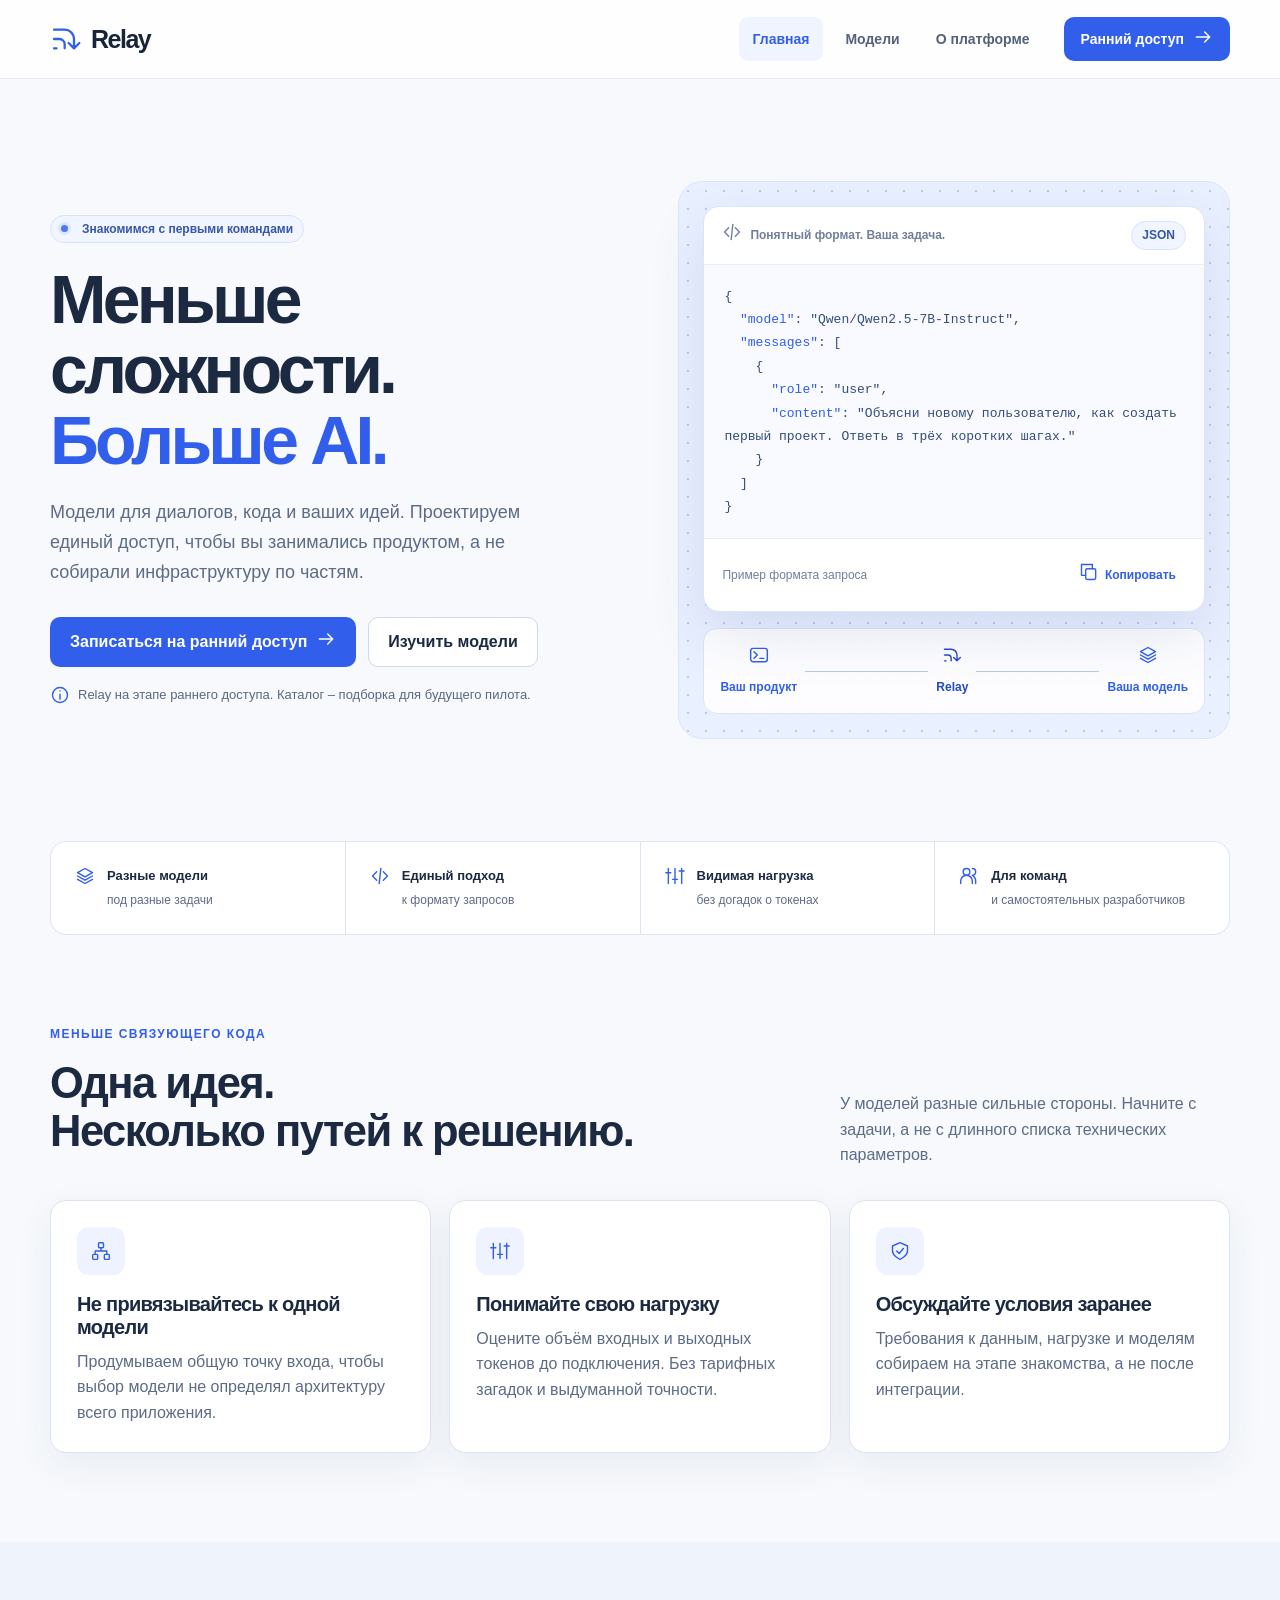
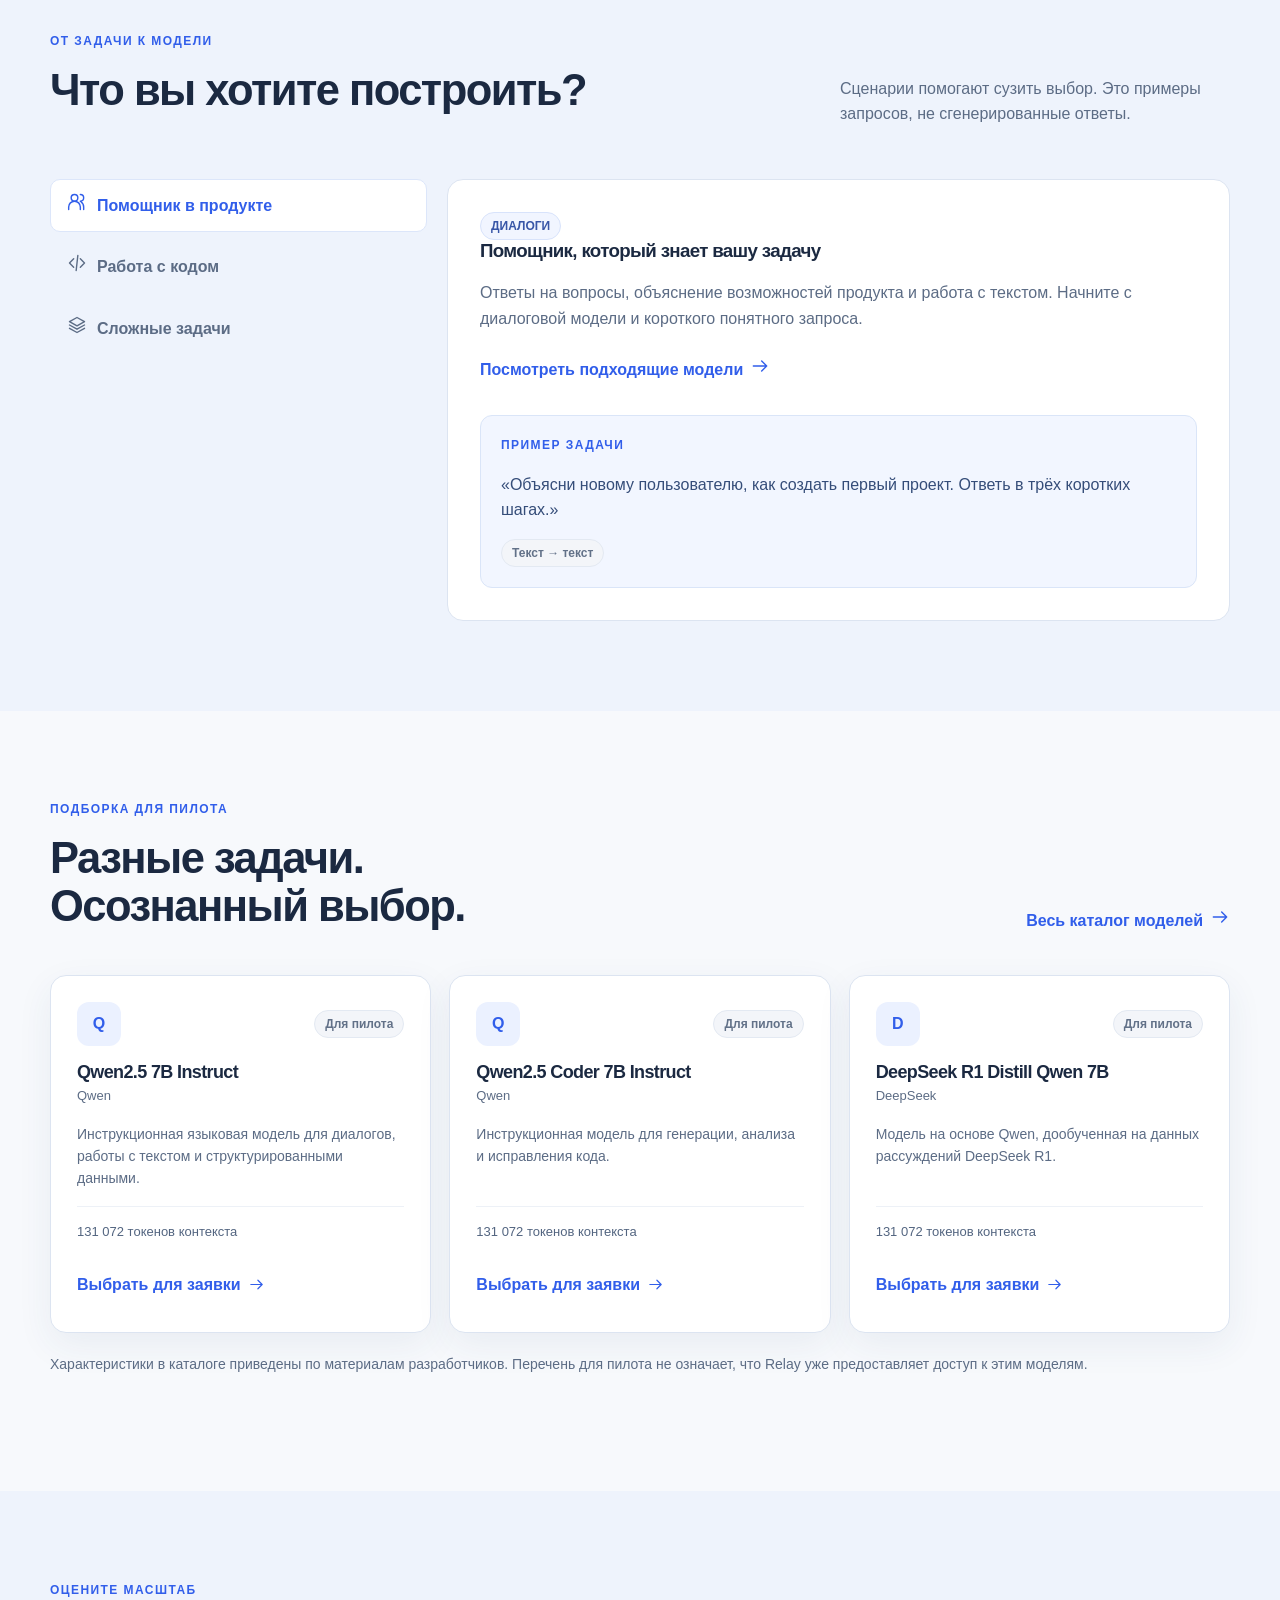
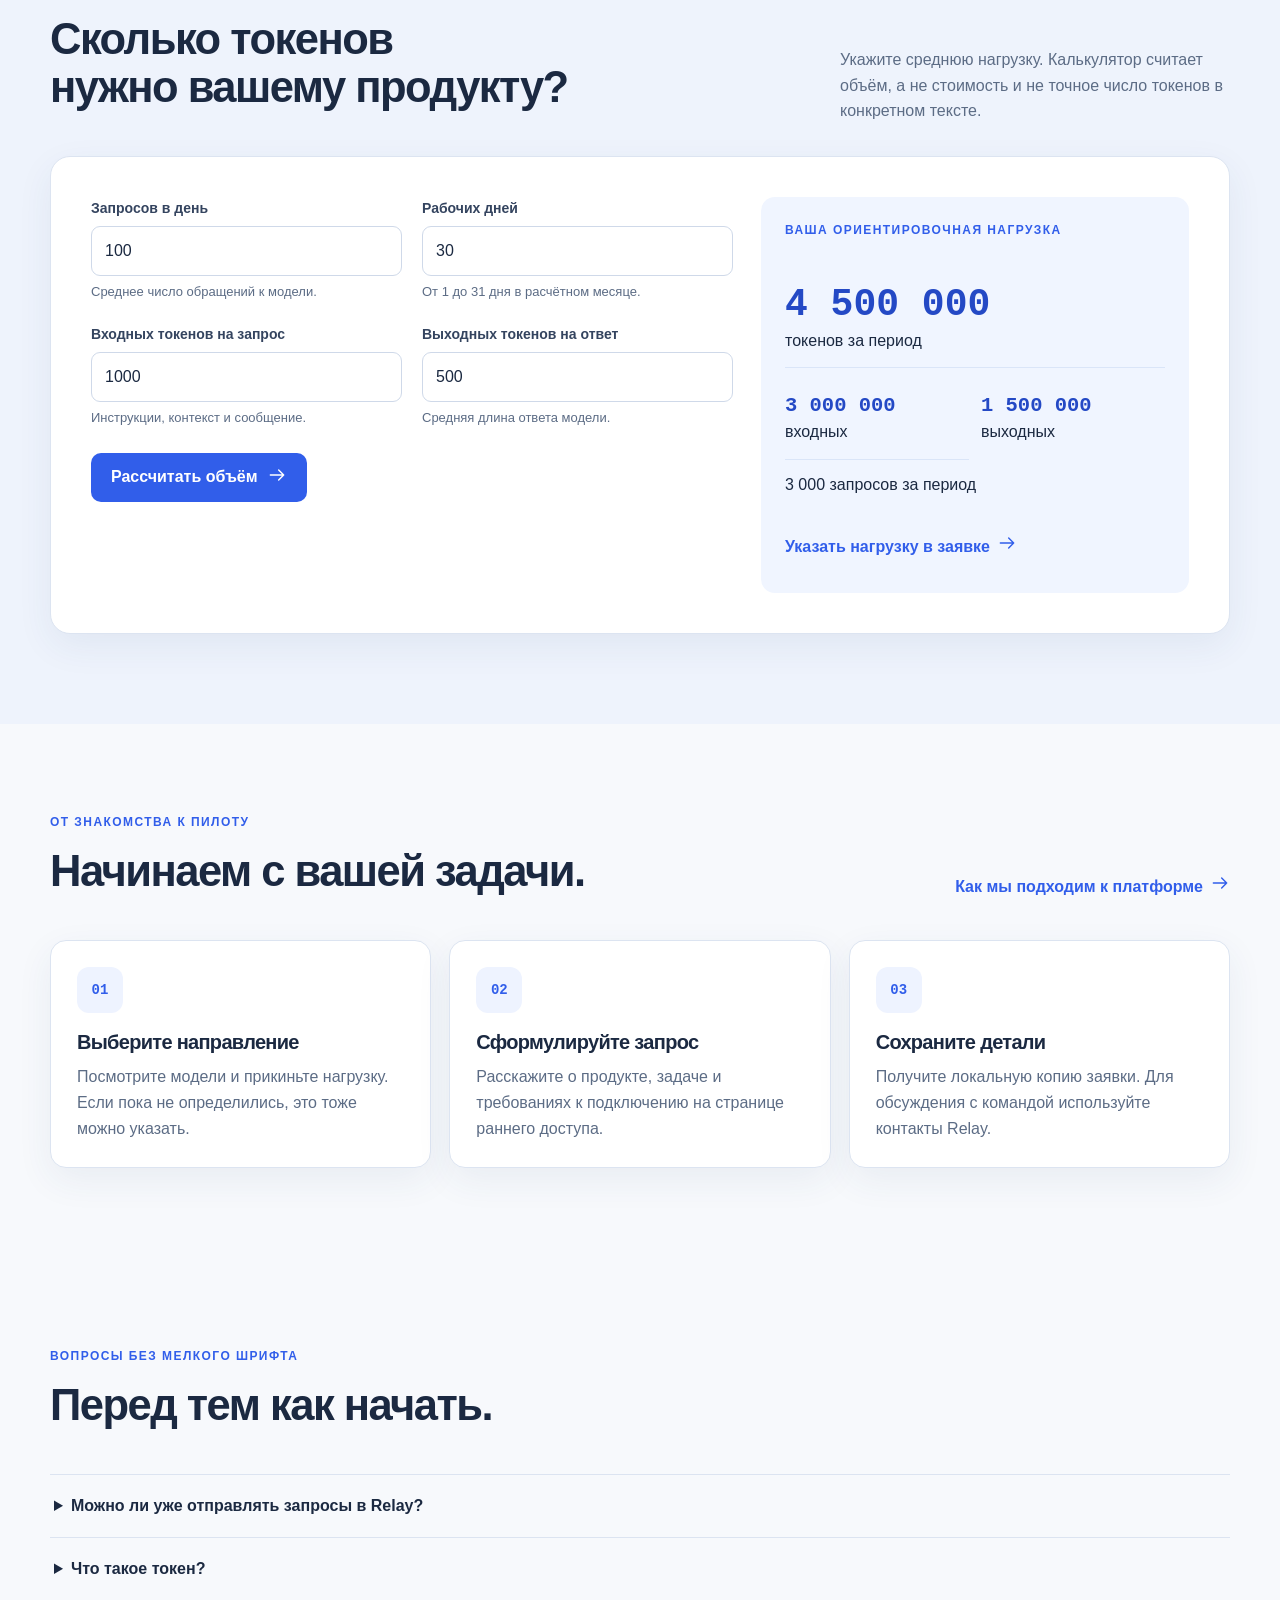
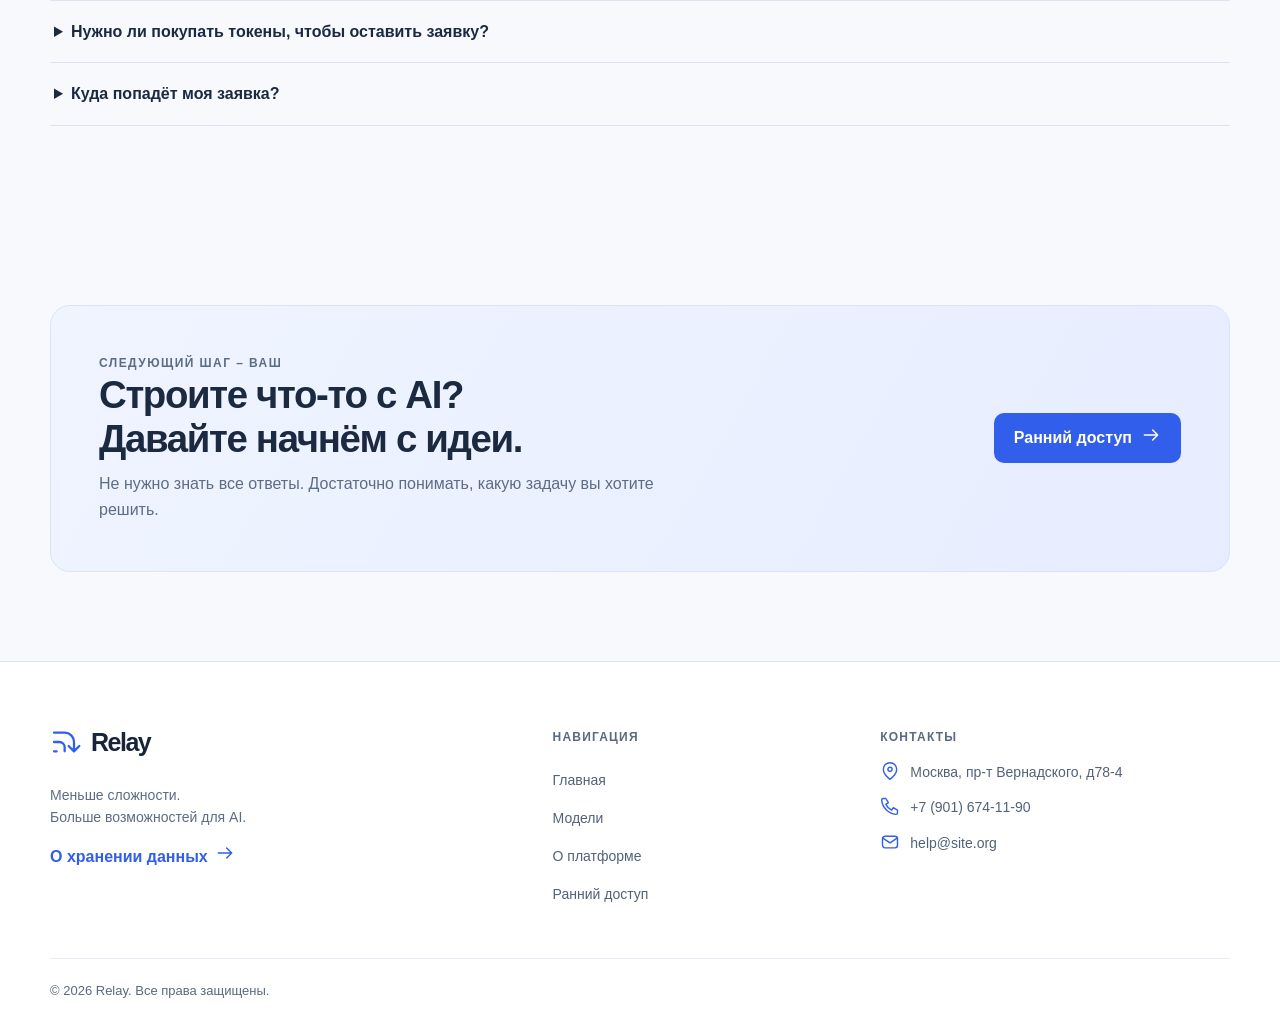
<file: index.html>
<!doctype html>
<html lang="ru">
<head>
  <meta charset="utf-8"><meta name="viewport" content="width=device-width, initial-scale=1">
  <title>Relay – меньше сложности, больше AI</title>
  <meta name="description" content="Relay – проект единого доступа к AI-моделям для команд. Подберите модель, оцените нагрузку и сохраните заявку на ранний доступ.">
  <meta name="theme-color" content="#f7f9fc"><link rel="icon" type="image/svg+xml" href="favicon.svg"><link rel="stylesheet" href="css/style.css"><link rel="stylesheet" href="css/responsive.css">
  <script>document.documentElement.classList.add('js');</script><script type="module" src="js/main.js"></script>
</head>
<body data-page="home">
<a class="skip-link" href="#main">Перейти к содержимому</a>
<header class="site-header"><div class="container header-inner"><a class="brand" href="index.html" aria-label="Relay, главная"><span class="brand__mark" data-icon="relay" aria-hidden="true"></span><span class="brand__word">Relay</span></a><button class="menu-toggle icon-button" type="button" aria-label="Открыть меню" aria-expanded="false" aria-controls="site-navigation"><span data-icon="menu"></span></button><nav class="site-nav" id="site-navigation" aria-label="Основная навигация"><a class="nav-link" href="index.html" aria-current="page">Главная</a><a class="nav-link" href="models.html">Модели</a><a class="nav-link" href="about.html">О платформе</a><a class="button button--primary button--small" href="waitlist.html">Ранний доступ <span data-icon="arrow-right"></span></a></nav></div></header>
<main id="main" tabindex="-1">
  <section class="hero container">
    <div class="hero__content"><span class="status-pill"><span></span> Знакомимся с первыми командами</span><h1>Меньше сложности.<br><span>Больше AI.</span></h1><p class="page-lead">Модели для диалогов, кода и ваших идей. Проектируем единый доступ, чтобы вы занимались продуктом, а не собирали инфраструктуру по частям.</p><div class="hero__actions"><a class="button button--primary" href="waitlist.html">Записаться на ранний доступ <span data-icon="arrow-right"></span></a><a class="button button--secondary" href="models.html">Изучить модели</a></div><p class="hero__note"><span data-icon="info"></span> Relay на этапе раннего доступа. Каталог – подборка для будущего пилота.</p></div>
    <div class="hero__visual"><div class="preview-card"><div class="preview-card__header"><span><span data-icon="code"></span> Понятный формат. Ваша задача.</span><span class="badge badge--blue">JSON</span></div><div class="preview-card__code"><pre class="code-block" tabindex="0" aria-label="Пример формата запроса JSON"><code id="request-code">{
  "model": "Qwen/Qwen2.5-7B-Instruct",
  "messages": [
    {
      "role": "user",
      "content": "Помоги описать мою идею"
    }
  ]
}</code></pre></div><div class="preview-card__footer"><span>Пример формата запроса</span><button class="copy-button" type="button" data-copy="request-code"><span data-icon="copy"></span> Копировать</button></div></div>
      <div class="routing-diagram" aria-label="Принцип Relay: запрос вашего продукта направляется к выбранной модели"><div class="route-node"><span data-icon="terminal"></span><span>Ваш продукт</span></div><span class="route-connector" aria-hidden="true"></span><div class="route-node route-node--relay"><span data-icon="relay"></span><span>Relay</span></div><span class="route-connector" aria-hidden="true"></span><div class="route-node"><span data-icon="layers"></span><span>Ваша модель</span></div></div>
    </div>
  </section>
  <div class="container metric-strip"><div class="metric"><span data-icon="layers"></span><span>Разные модели<small>под разные задачи</small></span></div><div class="metric"><span data-icon="code"></span><span>Единый подход<small>к формату запросов</small></span></div><div class="metric"><span data-icon="sliders"></span><span>Видимая нагрузка<small>без догадок о токенах</small></span></div><div class="metric"><span data-icon="users"></span><span>Для команд<small>и самостоятельных разработчиков</small></span></div></div>
  <section class="section container"><div class="section-heading"><div class="section-heading__copy"><p class="eyebrow">МЕНЬШЕ СВЯЗУЮЩЕГО КОДА</p><h2>Одна идея.<br>Несколько путей к решению.</h2></div><p>У моделей разные сильные стороны. Начните с задачи, а не с длинного списка технических параметров.</p></div><div class="feature-grid"><article class="feature-card"><span class="feature-card__icon" data-icon="network"></span><h3>Не привязывайтесь к одной модели</h3><p>Продумываем общую точку входа, чтобы выбор модели не определял архитектуру всего приложения.</p></article><article class="feature-card"><span class="feature-card__icon" data-icon="sliders"></span><h3>Понимайте свою нагрузку</h3><p>Оцените объём входных и выходных токенов до подключения. Без тарифных загадок и выдуманной точности.</p></article><article class="feature-card"><span class="feature-card__icon" data-icon="shield"></span><h3>Обсуждайте условия заранее</h3><p>Требования к данным, нагрузке и моделям собираем на этапе знакомства, а не после интеграции.</p></article></div></section>
  <section class="section section--tinted"><div class="container use-cases"><div class="section-heading"><div class="section-heading__copy"><p class="eyebrow">ОТ ЗАДАЧИ К МОДЕЛИ</p><h2>Что вы хотите построить?</h2></div><p>Сценарии помогают сузить выбор. Это примеры запросов, не сгенерированные ответы.</p></div><div class="use-case-tabs" role="tablist" aria-label="Сценарии использования"><button class="use-case-tab is-active" type="button" role="tab" id="tab-chat" aria-selected="true" aria-controls="use-case-panel" data-use-case="chat" tabindex="0"><span data-icon="users"></span> Помощник в продукте</button><button class="use-case-tab" type="button" role="tab" id="tab-code" aria-selected="false" aria-controls="use-case-panel" data-use-case="code" tabindex="-1"><span data-icon="code"></span> Работа с кодом</button><button class="use-case-tab" type="button" role="tab" id="tab-reasoning" aria-selected="false" aria-controls="use-case-panel" data-use-case="reasoning" tabindex="-1"><span data-icon="layers"></span> Сложные задачи</button></div><div class="use-case-panel" id="use-case-panel" role="tabpanel" aria-labelledby="tab-chat" tabindex="0"><div><span class="badge badge--blue" id="use-case-label">ДИАЛОГИ</span><h3 id="use-case-title">Помощник, который знает вашу задачу</h3><p id="use-case-description">Ответы на вопросы, объяснение возможностей продукта и работа с текстом. Начните с диалоговой модели и короткого понятного запроса.</p><a class="text-link" href="models.html?task=chat" id="use-case-link">Посмотреть подходящие модели <span data-icon="arrow-right"></span></a></div><div class="use-case-example"><span class="eyebrow">ПРИМЕР ЗАДАЧИ</span><p id="use-case-prompt">«Объясни новому пользователю, как создать первый проект. Ответь в трёх коротких шагах».</p><span class="badge badge--muted">Текст → текст</span></div></div></div></section>
  <section class="section container"><div class="section-heading"><div class="section-heading__copy"><p class="eyebrow">ПОДБОРКА ДЛЯ ПИЛОТА</p><h2>Разные задачи.<br>Осознанный выбор.</h2></div><a class="text-link" href="models.html">Весь каталог моделей <span data-icon="arrow-right"></span></a></div><div class="model-grid" id="featured-models"><article class="model-card"><span class="badge badge--muted">Планируем для пилота</span><h3>Диалоговые модели</h3><p>Для помощников, текста и структурированных ответов.</p><a class="text-link" href="models.html?task=chat">Изучить модели <span data-icon="arrow-right"></span></a></article><article class="model-card"><span class="badge badge--muted">Планируем для пилота</span><h3>Модели для кода</h3><p>Для объяснения, анализа и разработки программ.</p><a class="text-link" href="models.html?task=code">Изучить модели <span data-icon="arrow-right"></span></a></article><article class="model-card"><span class="badge badge--muted">Планируем для пилота</span><h3>Модели рассуждений</h3><p>Для разбора задач, требующих последовательных шагов.</p><a class="text-link" href="models.html?task=reasoning">Изучить модели <span data-icon="arrow-right"></span></a></article></div><p class="catalog-note">Характеристики в каталоге приведены по материалам разработчиков. Перечень для пилота не означает, что Relay уже предоставляет доступ к этим моделям.</p></section>
  <section class="section section--tinted" id="calculator"><div class="container"><div class="section-heading"><div class="section-heading__copy"><p class="eyebrow">ОЦЕНИТЕ МАСШТАБ</p><h2>Сколько токенов<br>нужно вашему продукту?</h2></div><p>Укажите среднюю нагрузку. Калькулятор считает объём, а не стоимость и не точное число токенов в конкретном тексте.</p></div><div class="calculator"><form class="calculator__form" id="token-calculator" novalidate><div class="form-grid"><label class="field"><span class="field__label">Запросов в день</span><input type="number" name="requestsPerDay" value="100" min="1" max="1000000" step="1" required inputmode="numeric"><span class="field__hint">Среднее число обращений к модели.</span></label><label class="field"><span class="field__label">Рабочих дней</span><input type="number" name="days" value="30" min="1" max="31" step="1" required inputmode="numeric"><span class="field__hint">От 1 до 31 дня в расчётном месяце.</span></label><label class="field"><span class="field__label">Входных токенов на запрос</span><input type="number" name="inputTokens" value="1000" min="0" max="10000000" step="1" required inputmode="numeric"><span class="field__hint">Инструкции, контекст и сообщение.</span></label><label class="field"><span class="field__label">Выходных токенов на ответ</span><input type="number" name="outputTokens" value="500" min="0" max="10000000" step="1" required inputmode="numeric"><span class="field__hint">Средняя длина ответа модели.</span></label></div><p class="form-alert" id="calculator-error" role="alert" hidden></p><div class="form-actions"><button type="submit" class="button button--primary">Рассчитать объём <span data-icon="arrow-right"></span></button></div></form><div class="calculator__results" aria-live="polite" aria-atomic="true"><p class="eyebrow">ВАША ОРИЕНТИРОВОЧНАЯ НАГРУЗКА</p><div class="calculator-stat calculator-stat--total"><strong id="tokens-total">4 500 000</strong><span>токенов за период</span></div><div class="calculator-breakdown"><div class="calculator-stat"><strong id="tokens-input">3 000 000</strong><span>входных</span></div><div class="calculator-stat"><strong id="tokens-output">1 500 000</strong><span>выходных</span></div></div><p id="tokens-requests">3 000 запросов за период</p><a class="text-link" id="calculator-apply" href="waitlist.html">Указать нагрузку в заявке <span data-icon="arrow-right"></span></a></div></div></div></section>
  <section class="section container"><div class="section-heading"><div class="section-heading__copy"><p class="eyebrow">ОТ ЗНАКОМСТВА К ПИЛОТУ</p><h2>Начинаем с вашей задачи.</h2></div><a class="text-link" href="about.html">Как мы подходим к платформе <span data-icon="arrow-right"></span></a></div><div class="steps-grid"><article class="step-card"><span class="step-number">01</span><h3>Выберите направление</h3><p>Посмотрите модели и прикиньте нагрузку. Если пока не определились, это тоже можно указать.</p></article><article class="step-card"><span class="step-number">02</span><h3>Сформулируйте запрос</h3><p>Расскажите о продукте, задаче и требованиях к подключению на странице раннего доступа.</p></article><article class="step-card"><span class="step-number">03</span><h3>Сохраните детали</h3><p>Получите локальную копию заявки. Для обсуждения с командой используйте контакты Relay.</p></article></div></section>
  <section class="section container"><div class="section-heading"><div class="section-heading__copy"><p class="eyebrow">ВОПРОСЫ БЕЗ МЕЛКОГО ШРИФТА</p><h2>Перед тем как начать.</h2></div></div><div class="faq-list"><details><summary>Можно ли уже отправлять запросы в Relay?</summary><p>Нет. Сейчас мы знакомимся с задачами первых команд и определяем условия пилота. Каталог помогает выбрать направление, но не является перечнем уже подключённых моделей.</p></details><details><summary>Что такое токен?</summary><p>Небольшая единица текста, с которой работает модель. Это может быть слово, часть слова или символ. Соотношение зависит от языка и токенизатора, поэтому калькулятор использует заданные вами средние значения.</p></details><details><summary>Нужно ли покупать токены, чтобы оставить заявку?</summary><p>Нет. На сайте нет покупки токенов, оплаты или обязательств по подписке. Для заявки достаточно описания вашей задачи и контактного email.</p></details><details><summary>Куда попадёт моя заявка?</summary><p>Она сохранится в IndexedDB этого браузера. Автоматической отправки команде нет. Вы сможете изменить данные, скачать копию или удалить запись; связаться с нами можно по контактам в футере.</p></details></div></section>
  <section class="section container"><div class="cta-panel"><div><p class="eyebrow">СЛЕДУЮЩИЙ ШАГ – ВАШ</p><h2>Строите что-то с AI?<br>Давайте начнём с идеи.</h2><p>Не нужно знать все ответы. Достаточно понимать, какую задачу вы хотите решить.</p></div><a class="button button--primary" href="waitlist.html">Ранний доступ <span data-icon="arrow-right"></span></a></div></section>
</main>
<footer class="site-footer"><div class="container footer-grid"><div class="footer-brand"><a class="brand" href="index.html" aria-label="Relay, главная"><span class="brand__mark" data-icon="relay" aria-hidden="true"></span><span class="brand__word">Relay</span></a><p>Меньше сложности.<br>Больше возможностей для AI.</p><button class="text-link" type="button" data-action="privacy">О хранении данных <span data-icon="arrow-right"></span></button></div><nav class="footer-nav" aria-label="Навигация в подвале"><h2 class="footer-title">Навигация</h2><a href="index.html">Главная</a><a href="models.html">Модели</a><a href="about.html">О платформе</a><a href="waitlist.html">Ранний доступ</a></nav><section class="footer-contacts" aria-label="Контакты"><h2 class="footer-title">Контакты</h2><address><ul><li><span data-icon="pin"></span><span>Москва, пр-т Вернадского, д78-4</span></li><li><span data-icon="phone"></span><a href="tel:+79016741190">+7 (901) 674-11-90</a></li><li><span data-icon="mail"></span><a href="mailto:help@site.org">help@site.org</a></li></ul></address></section></div><div class="container footer-bottom">© <span data-year>2026</span> Relay. Все права защищены.</div></footer>
<dialog class="dialog" id="privacy-dialog" aria-labelledby="privacy-title"><div class="dialog__header"><h2 id="privacy-title">Ваши данные в Relay</h2><button class="icon-button" type="button" data-action="close-dialog" aria-label="Закрыть"><span data-icon="close"></span></button></div><div class="dialog__body"><p>Каталог и калькулятор не отправляют ваши данные внешним сервисам. Заявка на ранний доступ сохраняется в IndexedDB только в этом браузере и не отправляется организатору автоматически.</p><p>Очистка данных сайта может удалить сохранённую заявку. На странице раннего доступа можно скачать её копию или удалить запись с устройства. Не указывайте пароли, API-ключи и конфиденциальные сведения.</p><p>Связаться с командой можно по контактам в футере.</p></div><div class="dialog__footer"><button class="button button--primary" type="button" data-action="close-dialog">Понятно</button></div></dialog>
<div class="toast-region" id="toast-region" aria-live="polite" aria-atomic="true"></div>
<noscript><p class="container form-note">Для фильтров, калькулятора и сохранения заявки включите JavaScript. Страницы и контакты доступны без него.</p></noscript>
</body>
</html>
</file>
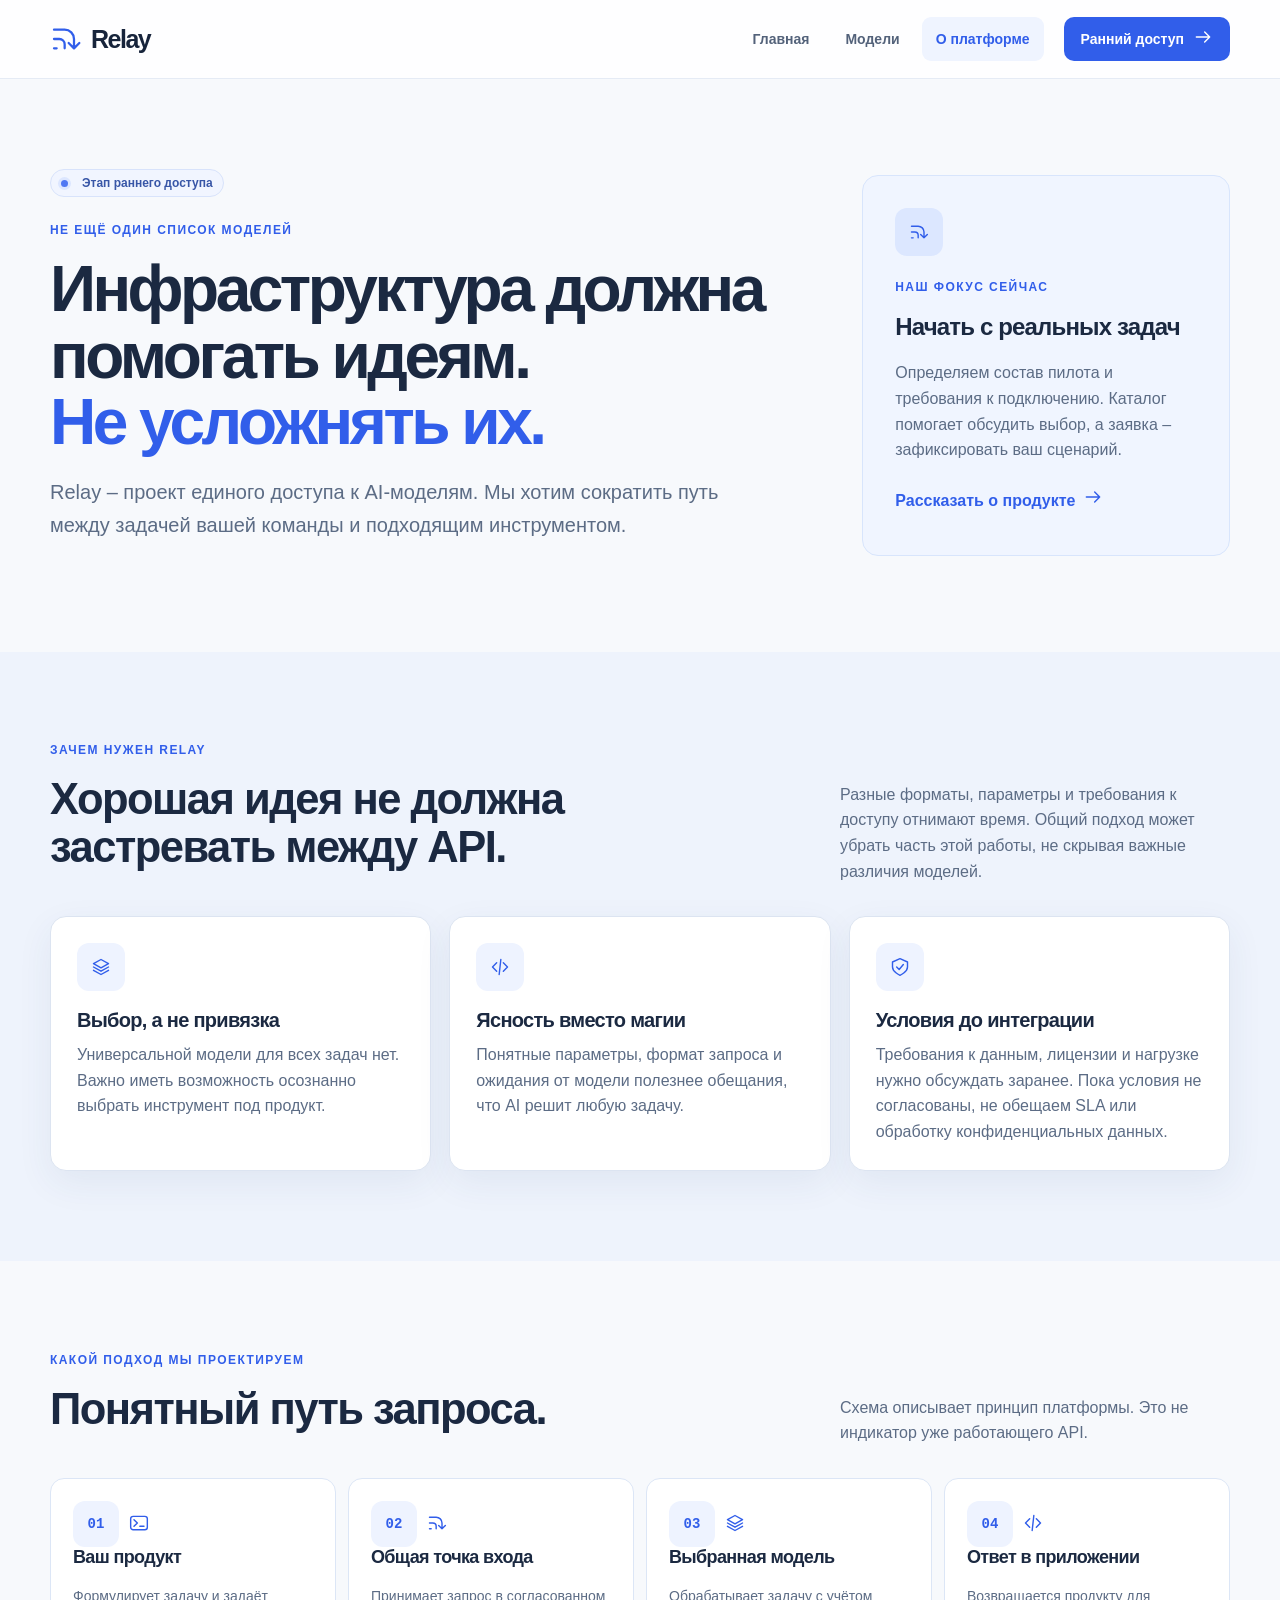
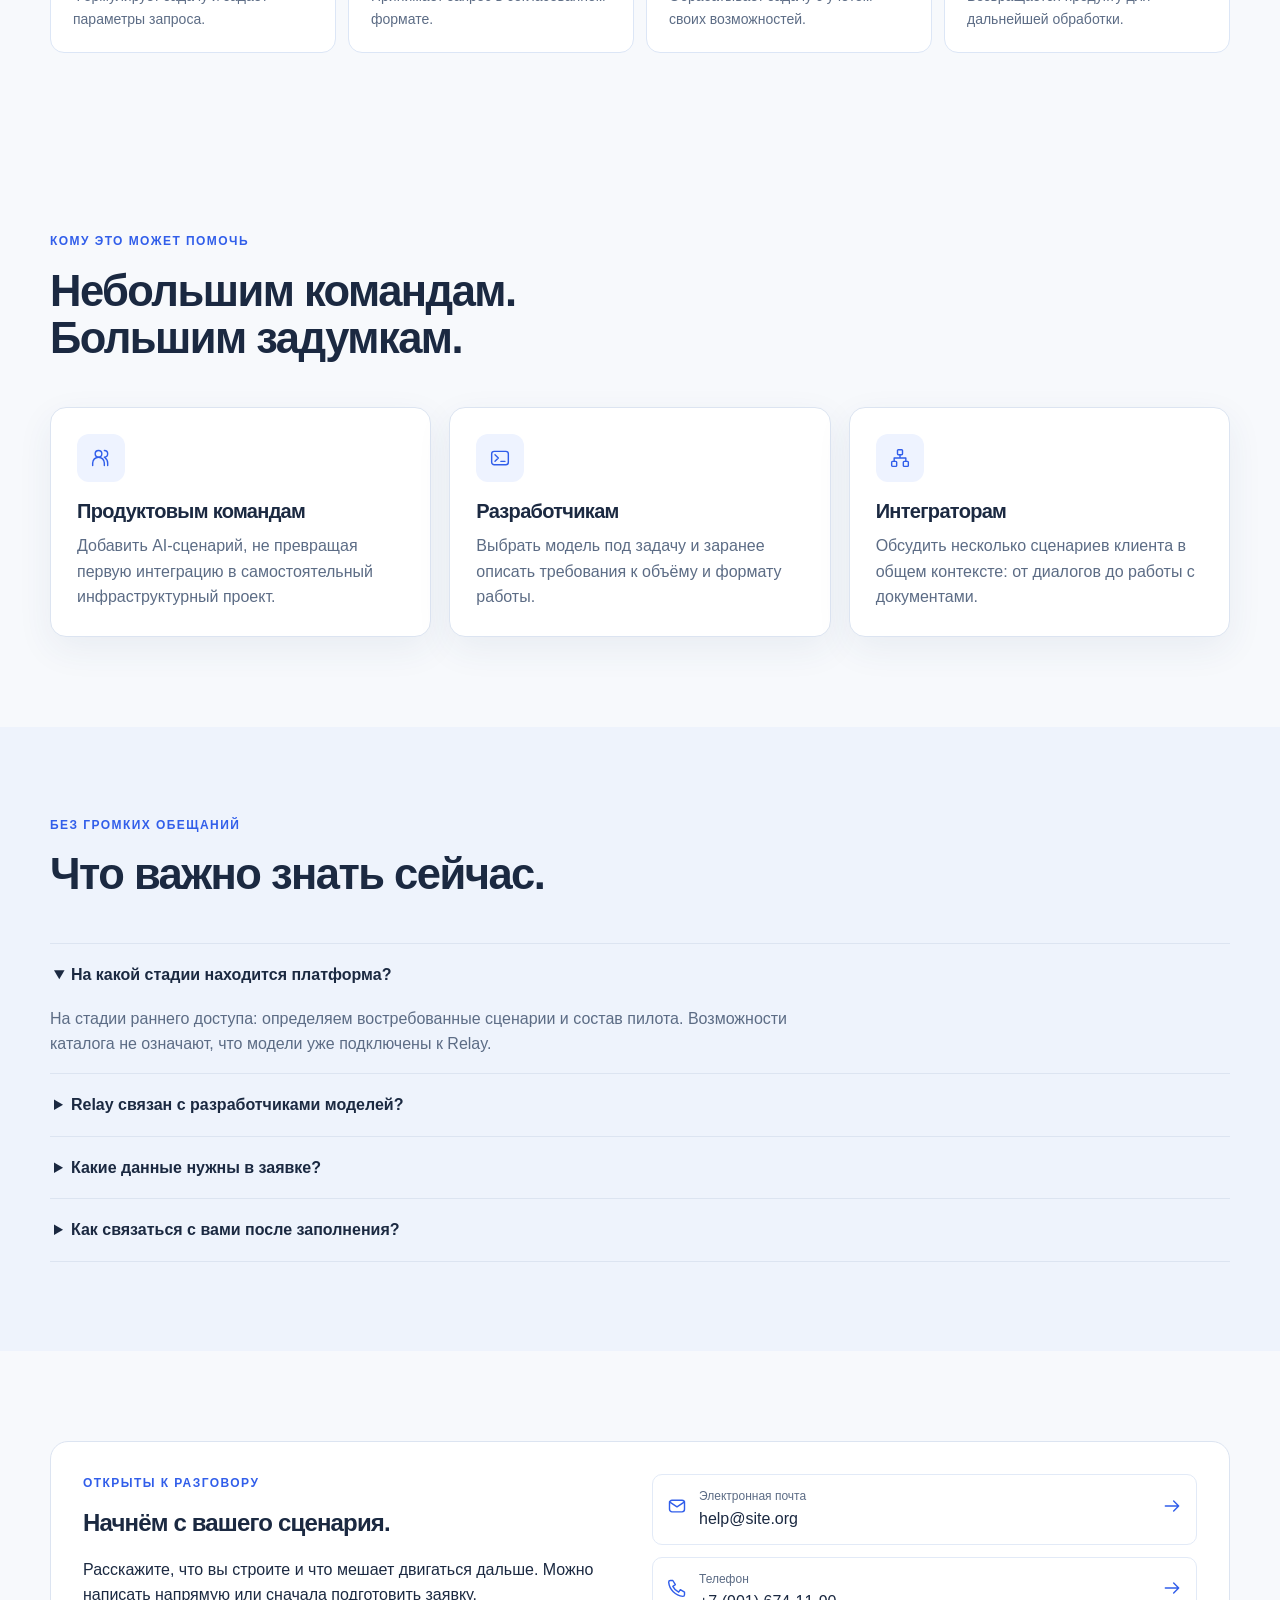
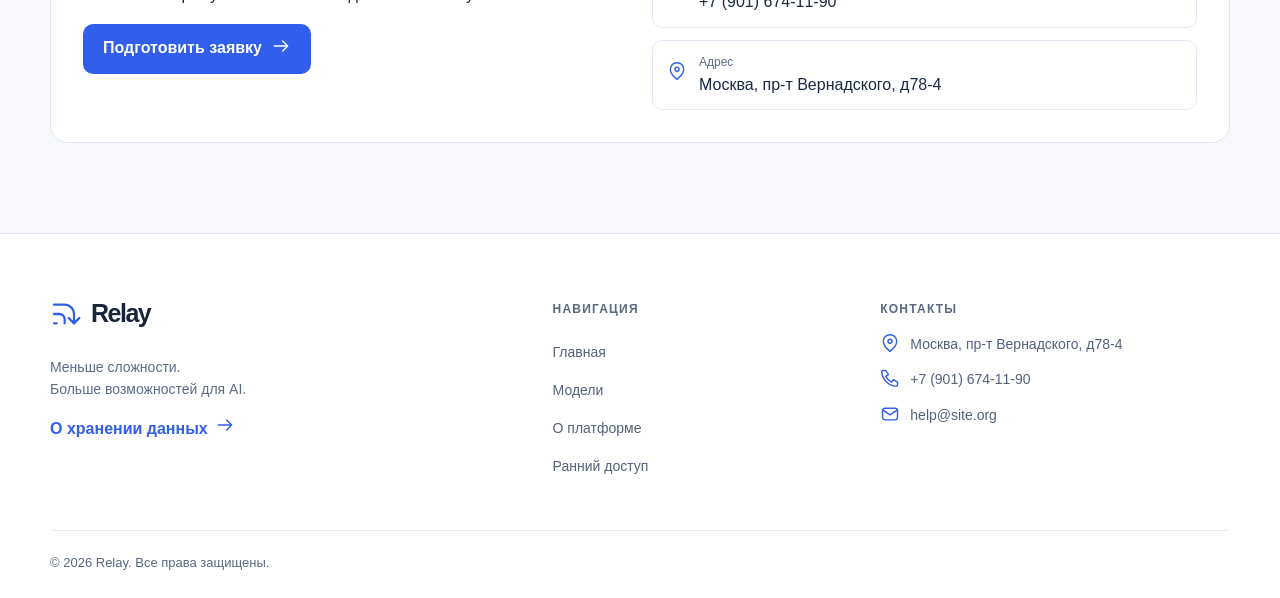
<file: about.html>
<!doctype html>
<html lang="ru">
<head>
  <meta charset="utf-8"><meta name="viewport" content="width=device-width, initial-scale=1">
  <title>О платформе – Relay</title><meta name="description" content="Зачем мы создаём Relay, какие задачи хотим решить и как подходим к раннему доступу к AI-моделям.">
  <meta name="theme-color" content="#f7f9fc"><link rel="icon" type="image/svg+xml" href="favicon.svg"><link rel="stylesheet" href="css/style.css"><link rel="stylesheet" href="css/responsive.css"><script>document.documentElement.classList.add('js');</script><script type="module" src="js/main.js"></script>
</head>
<body data-page="about">
<a class="skip-link" href="#main">Перейти к содержимому</a>
<header class="site-header"><div class="container header-inner"><a class="brand" href="index.html" aria-label="Relay, главная"><span class="brand__mark" data-icon="relay" aria-hidden="true"></span><span class="brand__word">Relay</span></a><button class="menu-toggle icon-button" type="button" aria-label="Открыть меню" aria-expanded="false" aria-controls="site-navigation"><span data-icon="menu"></span></button><nav class="site-nav" id="site-navigation" aria-label="Основная навигация"><a class="nav-link" href="index.html">Главная</a><a class="nav-link" href="models.html">Модели</a><a class="nav-link" href="about.html" aria-current="page">О платформе</a><a class="button button--primary button--small" href="waitlist.html">Ранний доступ <span data-icon="arrow-right"></span></a></nav></div></header>
<main id="main" tabindex="-1">
  <section class="section container platform-hero"><div><span class="status-pill"><span></span> Этап раннего доступа</span><p class="eyebrow">НЕ ЕЩЁ ОДИН СПИСОК МОДЕЛЕЙ</p><h1>Инфраструктура должна<br>помогать идеям.<br><span>Не усложнять их.</span></h1><p class="page-lead">Relay – проект единого доступа к AI-моделям. Мы хотим сократить путь между задачей вашей команды и подходящим инструментом.</p></div><div class="launch-status"><span data-icon="relay"></span><p class="eyebrow">НАШ ФОКУС СЕЙЧАС</p><h2>Начать с реальных задач</h2><p>Определяем состав пилота и требования к подключению. Каталог помогает обсудить выбор, а заявка – зафиксировать ваш сценарий.</p><a class="text-link" href="waitlist.html">Рассказать о продукте <span data-icon="arrow-right"></span></a></div></section>
  <section class="section section--tinted"><div class="container"><div class="section-heading"><div class="section-heading__copy"><p class="eyebrow">ЗАЧЕМ НУЖЕН RELAY</p><h2>Хорошая идея не должна<br>застревать между API.</h2></div><p>Разные форматы, параметры и требования к доступу отнимают время. Общий подход может убрать часть этой работы, не скрывая важные различия моделей.</p></div><div class="principle-grid"><article class="principle-card"><span data-icon="layers"></span><h3>Выбор, а не привязка</h3><p>Универсальной модели для всех задач нет. Важно иметь возможность осознанно выбрать инструмент под продукт.</p></article><article class="principle-card"><span data-icon="code"></span><h3>Ясность вместо магии</h3><p>Понятные параметры, формат запроса и ожидания от модели полезнее обещания, что AI решит любую задачу.</p></article><article class="principle-card"><span data-icon="shield"></span><h3>Условия до интеграции</h3><p>Требования к данным, лицензии и нагрузке нужно обсуждать заранее. Пока условия не согласованы, не обещаем SLA или обработку конфиденциальных данных.</p></article></div></div></section>
  <section class="section container"><div class="section-heading"><div class="section-heading__copy"><p class="eyebrow">КАКОЙ ПОДХОД МЫ ПРОЕКТИРУЕМ</p><h2>Понятный путь запроса.</h2></div><p>Схема описывает принцип платформы. Это не индикатор уже работающего API.</p></div><div class="architecture"><article class="architecture__step"><span class="step-number">01</span><span data-icon="terminal"></span><h3>Ваш продукт</h3><p>Формулирует задачу и задаёт параметры запроса.</p></article><article class="architecture__step"><span class="step-number">02</span><span data-icon="relay"></span><h3>Общая точка входа</h3><p>Принимает запрос в согласованном формате.</p></article><article class="architecture__step"><span class="step-number">03</span><span data-icon="layers"></span><h3>Выбранная модель</h3><p>Обрабатывает задачу с учётом своих возможностей.</p></article><article class="architecture__step"><span class="step-number">04</span><span data-icon="code"></span><h3>Ответ в приложении</h3><p>Возвращается продукту для дальнейшей обработки.</p></article></div></section>
  <section class="section container"><div class="section-heading"><div class="section-heading__copy"><p class="eyebrow">КОМУ ЭТО МОЖЕТ ПОМОЧЬ</p><h2>Небольшим командам.<br>Большим задумкам.</h2></div></div><div class="audience-grid"><article class="audience-card"><span data-icon="users"></span><h3>Продуктовым командам</h3><p>Добавить AI-сценарий, не превращая первую интеграцию в самостоятельный инфраструктурный проект.</p></article><article class="audience-card"><span data-icon="terminal"></span><h3>Разработчикам</h3><p>Выбрать модель под задачу и заранее описать требования к объёму и формату работы.</p></article><article class="audience-card"><span data-icon="network"></span><h3>Интеграторам</h3><p>Обсудить несколько сценариев клиента в общем контексте: от диалогов до работы с документами.</p></article></div></section>
  <section class="section section--tinted"><div class="container"><div class="section-heading"><div class="section-heading__copy"><p class="eyebrow">БЕЗ ГРОМКИХ ОБЕЩАНИЙ</p><h2>Что важно знать сейчас.</h2></div></div><div class="faq-list"><details open><summary>На какой стадии находится платформа?</summary><p>На стадии раннего доступа: определяем востребованные сценарии и состав пилота. Возможности каталога не означают, что модели уже подключены к Relay.</p></details><details><summary>Relay связан с разработчиками моделей?</summary><p>Названия моделей и ссылки на первоисточники используются для описания характеристик. Это не заявление о партнёрстве, сертификации или предоставлении доступа от имени разработчиков.</p></details><details><summary>Какие данные нужны в заявке?</summary><p>Контактный email, задача и ориентировочная нагрузка. Название компании и описание деталей можно добавить по желанию. Пароли, API-ключи и конфиденциальные документы не нужны.</p></details><details><summary>Как связаться с вами после заполнения?</summary><p>Сохраните копию заявки и используйте email или телефон ниже. Автоматической передачи данных из браузера команде нет.</p></details></div></div></section>
  <section class="section container"><div class="contact-panel"><div><p class="eyebrow">ОТКРЫТЫ К РАЗГОВОРУ</p><h2>Начнём с вашего сценария.</h2><p>Расскажите, что вы строите и что мешает двигаться дальше. Можно написать напрямую или сначала подготовить заявку.</p><a class="button button--primary" href="waitlist.html">Подготовить заявку <span data-icon="arrow-right"></span></a></div><address class="contact-list"><a href="mailto:help@site.org"><span data-icon="mail"></span><span><small>Электронная почта</small>help@site.org</span><span data-icon="arrow-right"></span></a><a href="tel:+79016741190"><span data-icon="phone"></span><span><small>Телефон</small>+7 (901) 674-11-90</span><span data-icon="arrow-right"></span></a><div><span data-icon="pin"></span><span><small>Адрес</small>Москва, пр-т Вернадского, д78-4</span></div></address></div></section>
</main>
<footer class="site-footer"><div class="container footer-grid"><div class="footer-brand"><a class="brand" href="index.html" aria-label="Relay, главная"><span class="brand__mark" data-icon="relay" aria-hidden="true"></span><span class="brand__word">Relay</span></a><p>Меньше сложности.<br>Больше возможностей для AI.</p><button class="text-link" type="button" data-action="privacy">О хранении данных <span data-icon="arrow-right"></span></button></div><nav class="footer-nav" aria-label="Навигация в подвале"><h2 class="footer-title">Навигация</h2><a href="index.html">Главная</a><a href="models.html">Модели</a><a href="about.html">О платформе</a><a href="waitlist.html">Ранний доступ</a></nav><section class="footer-contacts" aria-label="Контакты"><h2 class="footer-title">Контакты</h2><address><ul><li><span data-icon="pin"></span><span>Москва, пр-т Вернадского, д78-4</span></li><li><span data-icon="phone"></span><a href="tel:+79016741190">+7 (901) 674-11-90</a></li><li><span data-icon="mail"></span><a href="mailto:help@site.org">help@site.org</a></li></ul></address></section></div><div class="container footer-bottom">© <span data-year>2026</span> Relay. Все права защищены.</div></footer>
<dialog class="dialog" id="privacy-dialog" aria-labelledby="privacy-title"><div class="dialog__header"><h2 id="privacy-title">Ваши данные в Relay</h2><button class="icon-button" type="button" data-action="close-dialog" aria-label="Закрыть"><span data-icon="close"></span></button></div><div class="dialog__body"><p>Каталог и калькулятор не отправляют ваши данные внешним сервисам. Заявка на ранний доступ сохраняется в IndexedDB только в этом браузере и не отправляется организатору автоматически.</p><p>Очистка данных сайта может удалить сохранённую заявку. На странице раннего доступа можно скачать её копию или удалить запись с устройства. Не указывайте пароли, API-ключи и конфиденциальные сведения.</p><p>Связаться с командой можно по контактам в футере.</p></div><div class="dialog__footer"><button class="button button--primary" type="button" data-action="close-dialog">Понятно</button></div></dialog>
<div class="toast-region" id="toast-region" aria-live="polite" aria-atomic="true"></div>
<noscript><p class="container form-note">Для фильтров, калькулятора и сохранения заявки включите JavaScript. Страницы и контакты доступны без него.</p></noscript>
</body>
</html>
</file>
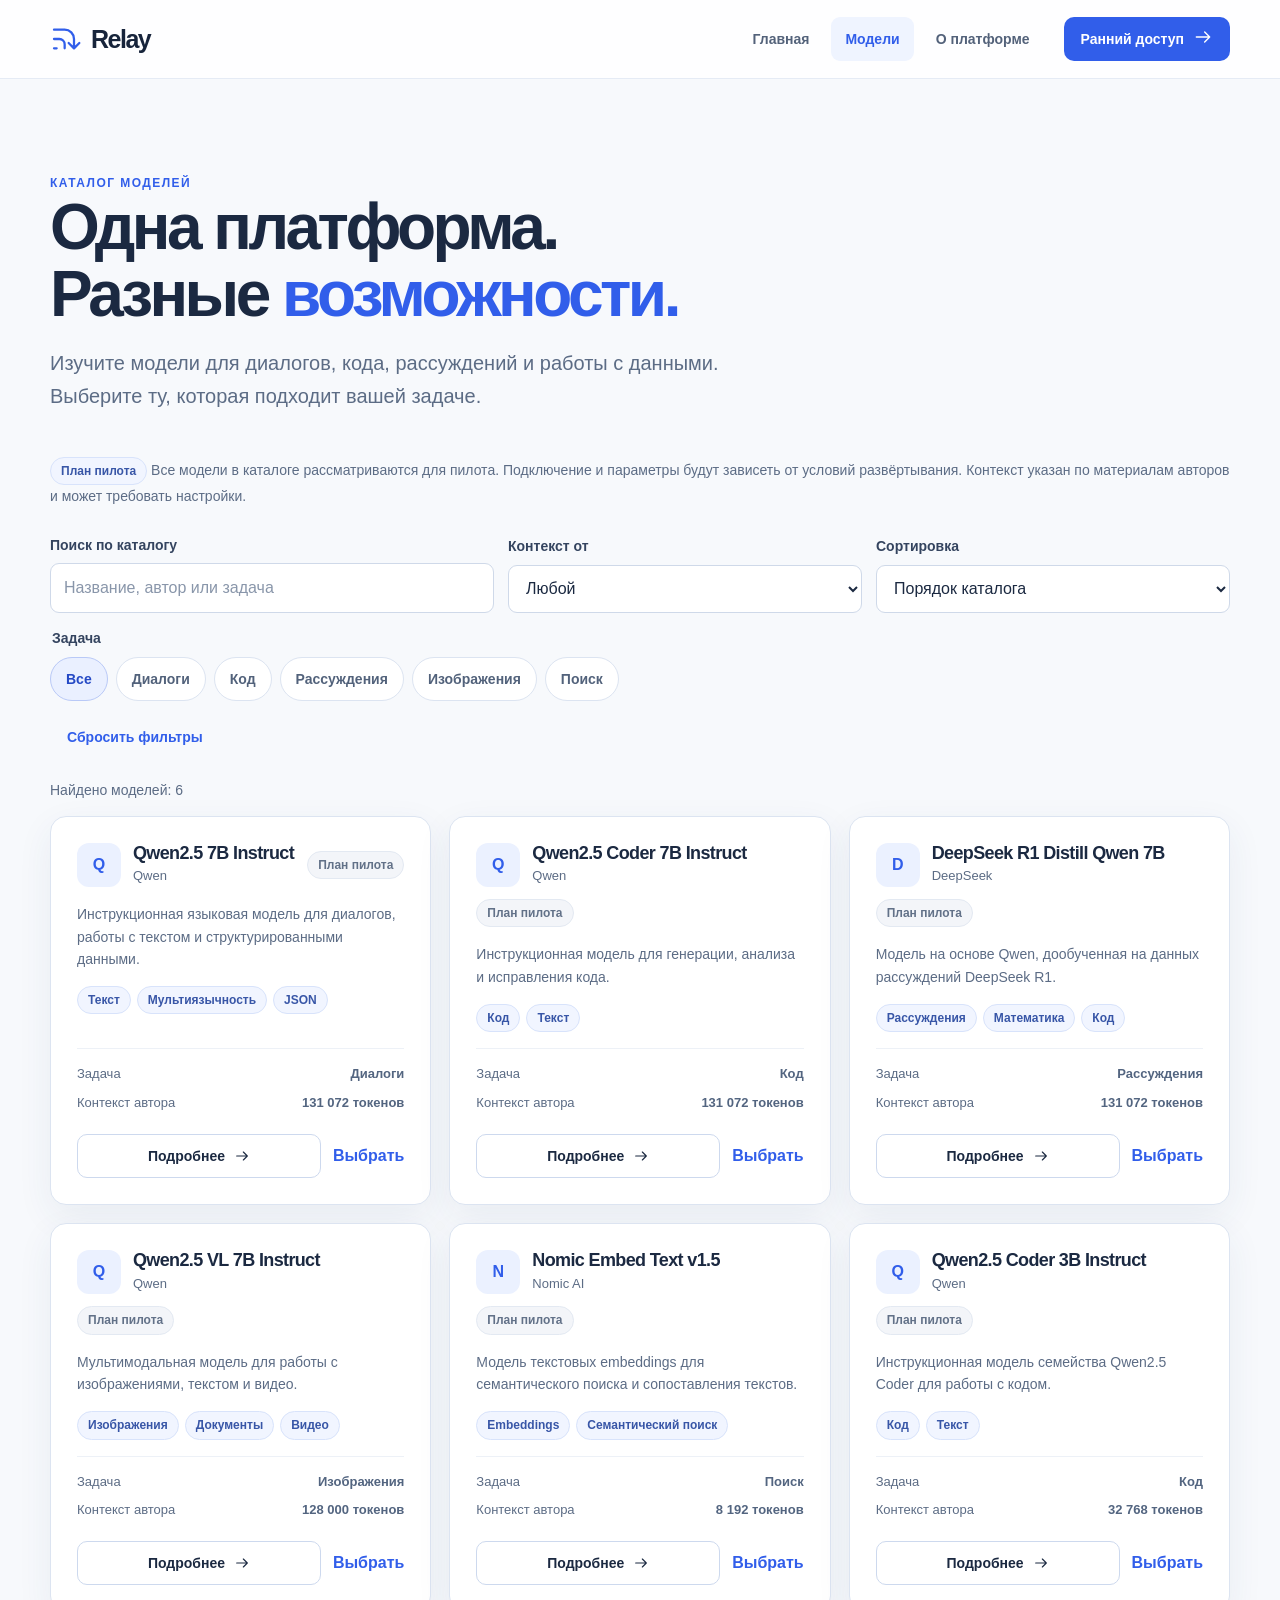
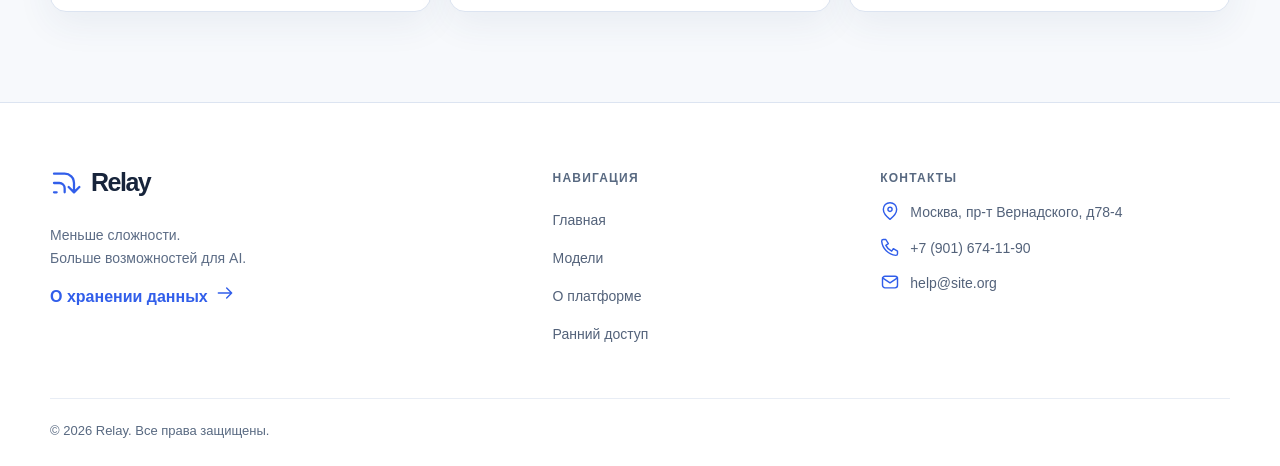
<file: models.html>
<!doctype html>
<html lang="ru">
<head>
<meta charset="utf-8"><meta name="viewport" content="width=device-width, initial-scale=1"><meta name="theme-color" content="#f7f9fc"><link rel="icon" type="image/svg+xml" href="favicon.svg"><link rel="stylesheet" href="css/style.css"><link rel="stylesheet" href="css/responsive.css"><script>document.documentElement.classList.add('js');</script><script type="module" src="js/main.js"></script>
<script type="module" src="js/models.js"></script>
<title>Модели | Relay</title><meta name="description" content="Каталог моделей, запланированных для пилота Relay: задачи, контекст и источники.">
</head>
<body data-page="models">
<a class="skip-link" href="#main">Перейти к содержимому</a>
<header class="site-header"><div class="container header-inner"><a class="brand" href="index.html" aria-label="Relay, главная"><span class="brand__mark" data-icon="relay" aria-hidden="true"></span><span class="brand__word">Relay</span></a><button class="menu-toggle icon-button" type="button" aria-label="Открыть меню" aria-expanded="false" aria-controls="site-navigation"><span data-icon="menu"></span></button><nav class="site-nav" id="site-navigation" aria-label="Основная навигация"><a class="nav-link" href="index.html">Главная</a><a class="nav-link" href="models.html" aria-current="page">Модели</a><a class="nav-link" href="about.html">О платформе</a><a class="button button--primary button--small" href="waitlist.html">Ранний доступ <span data-icon="arrow-right"></span></a></nav></div></header>
<main id="main" tabindex="-1">
<section class="section"><div class="container">
<div class="page-heading"><span class="eyebrow">Каталог моделей</span><h1>Одна платформа.<br>Разные <span>возможности.</span></h1><p class="page-lead">Изучите модели для диалогов, кода, рассуждений и работы с данными. Выберите ту, которая подходит вашей задаче.</p></div>
<p class="catalog-note"><span class="badge badge--blue">План пилота</span> Все модели в каталоге рассматриваются для пилота. Подключение и параметры будут зависеть от условий развёртывания. Контекст указан по материалам авторов и может требовать настройки.</p>
<form class="catalog-toolbar" id="catalog-filters" role="search">
<div class="search-field"><label for="model-search">Поиск по каталогу</label><input id="model-search" name="search" type="search" placeholder="Название, автор или задача" autocomplete="off"></div>
<div class="filter-field"><label for="model-context">Контекст от</label><select id="model-context" name="context"><option value="0">Любой</option><option value="8192">8 192 токенов</option><option value="32768">32 768 токенов</option><option value="128000">128 000 токенов</option><option value="131072">131 072 токена</option></select></div>
<div class="filter-field"><label for="model-sort">Сортировка</label><select id="model-sort" name="sort"><option value="catalog">Порядок каталога</option><option value="name">По названию</option><option value="context">По контексту</option></select></div>
<fieldset class="filter-chips"><legend>Задача</legend><button class="filter-chip is-active" type="button" data-task="all" aria-pressed="true">Все</button><button class="filter-chip" type="button" data-task="chat" aria-pressed="false">Диалоги</button><button class="filter-chip" type="button" data-task="code" aria-pressed="false">Код</button><button class="filter-chip" type="button" data-task="reasoning" aria-pressed="false">Рассуждения</button><button class="filter-chip" type="button" data-task="vision" aria-pressed="false">Изображения</button><button class="filter-chip" type="button" data-task="embedding" aria-pressed="false">Поиск</button></fieldset>
<button class="button button--ghost button--small" type="reset">Сбросить фильтры</button>
</form>
<div class="catalog-summary"><p id="catalog-count" aria-live="polite">Модели, запланированные для пилота</p></div>
<div class="catalog-results"><div class="model-grid" id="model-results">
<article class="model-card"><h2>Qwen2.5 7B Instruct</h2><p>Qwen · Диалоги · 131 072 токена</p><p>Инструкционная модель для текста и структурированных данных.</p><a href="https://huggingface.co/Qwen/Qwen2.5-7B-Instruct" target="_blank" rel="noopener noreferrer">Карточка автора</a></article>
<article class="model-card"><h2>Qwen2.5 Coder 7B Instruct</h2><p>Qwen · Код · 131 072 токена</p><p>Модель для генерации и анализа кода.</p><a href="https://huggingface.co/Qwen/Qwen2.5-Coder-7B-Instruct" target="_blank" rel="noopener noreferrer">Карточка автора</a></article>
<article class="model-card"><h2>DeepSeek R1 Distill Qwen 7B</h2><p>DeepSeek · Рассуждения · 131 072 токена</p><p>Модель, дообученная на данных рассуждений DeepSeek R1.</p><a href="https://huggingface.co/deepseek-ai/DeepSeek-R1-Distill-Qwen-7B" target="_blank" rel="noopener noreferrer">Карточка автора</a></article>
<article class="model-card"><h2>Qwen2.5 VL 7B Instruct</h2><p>Qwen · Изображения · 128 000 токенов</p><p>Модель для изображений, текста и видео.</p><a href="https://huggingface.co/Qwen/Qwen2.5-VL-7B-Instruct" target="_blank" rel="noopener noreferrer">Карточка автора</a></article>
<article class="model-card"><h2>Nomic Embed Text v1.5</h2><p>Nomic AI · Поиск · 8 192 токена</p><p>Модель текстовых embeddings для семантического поиска.</p><a href="https://huggingface.co/nomic-ai/nomic-embed-text-v1.5" target="_blank" rel="noopener noreferrer">Карточка автора</a></article>
<article class="model-card"><h2>Qwen2.5 Coder 3B Instruct</h2><p>Qwen · Код · 32 768 токенов</p><p>Инструкционная модель для работы с кодом.</p><a href="https://huggingface.co/Qwen/Qwen2.5-Coder-3B-Instruct" target="_blank" rel="noopener noreferrer">Карточка автора</a></article>
</div><div class="empty-state" id="catalog-empty" hidden><h2>Ничего не найдено</h2><p>Попробуйте другой запрос или измените фильтры.</p><button class="button button--secondary" type="button" id="empty-reset">Сбросить фильтры</button></div></div>
</div></section>
</main>
<footer class="site-footer"><div class="container footer-grid"><div class="footer-brand"><a class="brand" href="index.html" aria-label="Relay, главная"><span class="brand__mark" data-icon="relay" aria-hidden="true"></span><span class="brand__word">Relay</span></a><p>Меньше сложности.<br>Больше возможностей для AI.</p><button class="text-link" type="button" data-action="privacy">О хранении данных <span data-icon="arrow-right"></span></button></div><nav class="footer-nav" aria-label="Навигация в подвале"><h2 class="footer-title">Навигация</h2><a href="index.html">Главная</a><a href="models.html">Модели</a><a href="about.html">О платформе</a><a href="waitlist.html">Ранний доступ</a></nav><section class="footer-contacts" aria-label="Контакты"><h2 class="footer-title">Контакты</h2><address><ul><li><span data-icon="pin"></span><span>Москва, пр-т Вернадского, д78-4</span></li><li><span data-icon="phone"></span><a href="tel:+79016741190">+7 (901) 674-11-90</a></li><li><span data-icon="mail"></span><a href="mailto:help@site.org">help@site.org</a></li></ul></address></section></div><div class="container footer-bottom">© <span data-year>2026</span> Relay. Все права защищены.</div></footer>
<dialog class="dialog" id="privacy-dialog" aria-labelledby="privacy-title"><div class="dialog__header"><h2 id="privacy-title">Ваши данные в Relay</h2><button class="icon-button" type="button" data-action="close-dialog" aria-label="Закрыть"><span data-icon="close"></span></button></div><div class="dialog__body"><p>Каталог и калькулятор не отправляют ваши данные внешним сервисам. Заявка на ранний доступ сохраняется в IndexedDB только в этом браузере и не отправляется организатору автоматически.</p><p>Очистка данных сайта может удалить сохранённую заявку. На странице раннего доступа можно скачать её копию или удалить запись с устройства. Не указывайте пароли, API-ключи и конфиденциальные сведения.</p><p>Связаться с командой можно по контактам в футере.</p></div><div class="dialog__footer"><button class="button button--primary" type="button" data-action="close-dialog">Понятно</button></div></dialog>
<dialog class="dialog model-detail" id="model-dialog" aria-labelledby="model-dialog-title"><div class="dialog__header"><h2 id="model-dialog-title"></h2><button class="icon-button" type="button" id="model-dialog-close" aria-label="Закрыть"><span data-icon="close"></span></button></div><div class="dialog__body" id="model-dialog-body"></div><div class="dialog__footer"><a class="button button--secondary" id="model-source" target="_blank" rel="noopener noreferrer">Карточка автора <span data-icon="external"></span></a><a class="button button--primary" id="model-choose">Выбрать модель <span data-icon="arrow-right"></span></a></div></dialog>
<div class="toast-region" id="toast-region" aria-live="polite" aria-atomic="true"></div>
<noscript><p class="container form-note">Для фильтров, калькулятора и сохранения заявки включите JavaScript. Страницы и контакты доступны без него.</p></noscript>
</body></html>
</file>
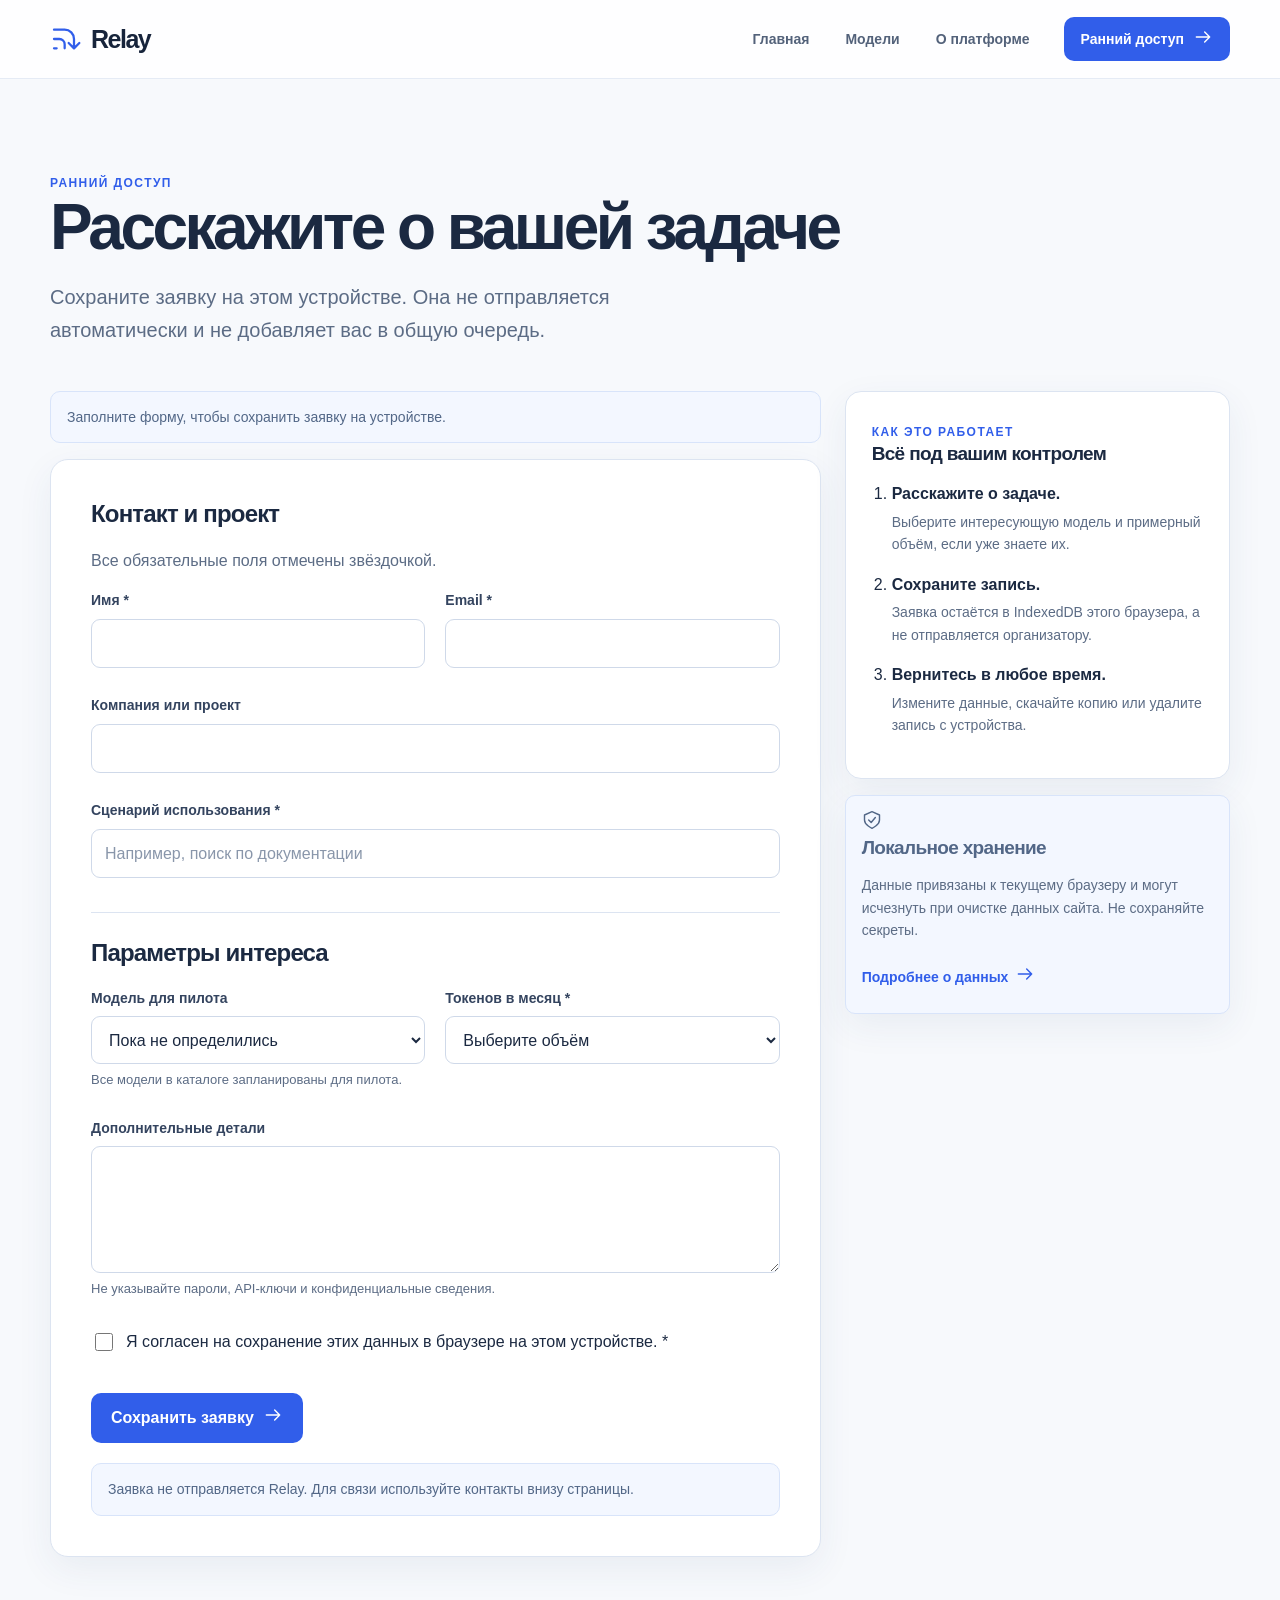
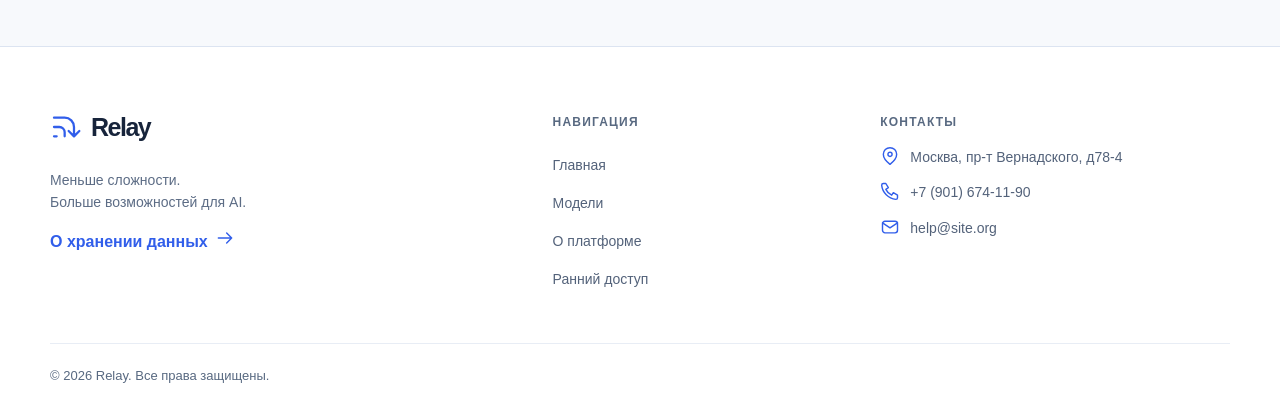
<file: waitlist.html>
<!doctype html>
<html lang="ru">
<head>
<meta charset="utf-8"><meta name="viewport" content="width=device-width, initial-scale=1"><meta name="theme-color" content="#f7f9fc"><title>Ранний доступ | Relay</title><meta name="description" content="Сохраните заявку на ранний доступ к Relay на своём устройстве."><link rel="icon" type="image/svg+xml" href="favicon.svg"><link rel="stylesheet" href="css/style.css"><link rel="stylesheet" href="css/responsive.css"><script>document.documentElement.classList.add('js');</script><script type="module" src="js/main.js"></script><script type="module" src="js/waitlist.js"></script>
</head>
<body data-page="waitlist">
<a class="skip-link" href="#main">Перейти к содержимому</a>
<header class="site-header"><div class="container header-inner"><a class="brand" href="index.html" aria-label="Relay, главная"><span class="brand__mark" data-icon="relay" aria-hidden="true"></span><span class="brand__word">Relay</span></a><button class="menu-toggle icon-button" type="button" aria-label="Открыть меню" aria-expanded="false" aria-controls="site-navigation"><span data-icon="menu"></span></button><nav class="site-nav" id="site-navigation" aria-label="Основная навигация"><a class="nav-link" href="index.html">Главная</a><a class="nav-link" href="models.html">Модели</a><a class="nav-link" href="about.html">О платформе</a><a class="button button--primary button--small" href="waitlist.html" aria-current="page">Ранний доступ <span data-icon="arrow-right"></span></a></nav></div></header>
<main id="main" tabindex="-1">
<section class="section"><div class="container">
<div class="page-heading"><span class="eyebrow">Ранний доступ</span><h1>Расскажите о вашей задаче</h1><p class="page-lead">Сохраните заявку на этом устройстве. Она не отправляется автоматически и не добавляет вас в общую очередь.</p></div>
<div class="waitlist-layout">
<div>
<div class="form-alert" id="application-status" role="status" aria-live="polite"></div>
<section class="receipt" id="application-receipt" hidden aria-labelledby="receipt-title"><div class="receipt__header"><span class="badge badge--green">Сохранено на устройстве</span><h2 id="receipt-title">Ваша заявка</h2><p>Запись доступна в этом браузере. Очистка данных сайта может её удалить.</p></div><dl class="receipt__details" id="receipt-details"></dl><div class="receipt__actions"><button class="button button--secondary" type="button" id="edit-application"><span data-icon="edit"></span> Изменить</button><button class="button button--secondary" type="button" id="download-application"><span data-icon="download"></span> Скачать JSON</button><button class="button button--danger" type="button" id="delete-application"><span data-icon="trash"></span> Удалить</button></div></section>
<form class="waitlist-form" id="application-form" novalidate hidden>
<div class="form-section"><h2>Контакт и проект</h2><p class="text-muted">Все обязательные поля отмечены звёздочкой.</p><div class="form-grid">
<div class="field"><label class="field__label" for="name">Имя *</label><input id="name" name="name" autocomplete="name" maxlength="120" required aria-describedby="name-error"><span class="field__error" id="name-error"></span></div>
<div class="field"><label class="field__label" for="email">Email *</label><input id="email" name="email" type="email" autocomplete="email" maxlength="254" required aria-describedby="email-error"><span class="field__error" id="email-error"></span></div>
<div class="field field--full"><label class="field__label" for="company">Компания или проект</label><input id="company" name="company" autocomplete="organization" maxlength="120" aria-describedby="company-error"><span class="field__error" id="company-error"></span></div>
<div class="field field--full"><label class="field__label" for="useCase">Сценарий использования *</label><input id="useCase" name="useCase" maxlength="200" required placeholder="Например, поиск по документации" aria-describedby="useCase-error"><span class="field__error" id="useCase-error"></span></div>
</div></div>
<div class="form-section"><h2>Параметры интереса</h2><div class="form-grid">
<div class="field"><label class="field__label" for="model">Модель для пилота</label><select id="model" name="model" aria-describedby="model-hint model-error"><option value="">Пока не определились</option></select><span class="field__hint" id="model-hint">Все модели в каталоге запланированы для пилота.</span><span class="field__error" id="model-error"></span></div>
<div class="field"><label class="field__label" for="volume">Токенов в месяц *</label><select id="volume" name="volume" required aria-describedby="volume-error"><option value="">Выберите объём</option><option value="undecided">Пока не знаю</option><option value="under-1m">До 1 млн</option><option value="1m-10m">1–10 млн</option><option value="over-10m">Более 10 млн</option></select><span class="field__error" id="volume-error"></span></div>
<div class="field field--full"><label class="field__label" for="details">Дополнительные детали</label><textarea id="details" name="details" rows="4" maxlength="2000" aria-describedby="details-hint details-error"></textarea><span class="field__hint" id="details-hint">Не указывайте пароли, API-ключи и конфиденциальные сведения.</span><span class="field__error" id="details-error"></span></div>
</div></div>
<div class="check-field"><input id="consent" name="consent" type="checkbox" required aria-describedby="consent-error"><label for="consent">Я согласен на сохранение этих данных в браузере на этом устройстве. *</label></div><span class="field__error" id="consent-error"></span>
<div class="form-actions"><button class="button button--primary" id="save-application" type="submit">Сохранить заявку <span data-icon="arrow-right"></span></button><button class="button button--ghost" id="cancel-edit" type="button" hidden>Отмена</button></div><p class="form-note">Заявка не отправляется Relay. Для связи используйте контакты внизу страницы.</p>
</form>
</div>
<aside class="waitlist-aside" aria-label="Как это работает"><div class="aside-card"><span class="eyebrow">Как это работает</span><h2>Всё под вашим контролем</h2><ol><li><strong>Расскажите о задаче.</strong><p>Выберите интересующую модель и примерный объём, если уже знаете их.</p></li><li><strong>Сохраните запись.</strong><p>Заявка остаётся в IndexedDB этого браузера, а не отправляется организатору.</p></li><li><strong>Вернитесь в любое время.</strong><p>Измените данные, скачайте копию или удалите запись с устройства.</p></li></ol></div><div class="aside-card privacy-note"><span data-icon="shield"></span><h2>Локальное хранение</h2><p>Данные привязаны к текущему браузеру и могут исчезнуть при очистке данных сайта. Не сохраняйте секреты.</p><button class="text-link" type="button" data-action="privacy">Подробнее о данных <span data-icon="arrow-right"></span></button></div></aside>
</div></div></section></main>
<footer class="site-footer"><div class="container footer-grid"><div class="footer-brand"><a class="brand" href="index.html" aria-label="Relay, главная"><span class="brand__mark" data-icon="relay" aria-hidden="true"></span><span class="brand__word">Relay</span></a><p>Меньше сложности.<br>Больше возможностей для AI.</p><button class="text-link" type="button" data-action="privacy">О хранении данных <span data-icon="arrow-right"></span></button></div><nav class="footer-nav" aria-label="Навигация в подвале"><h2 class="footer-title">Навигация</h2><a href="index.html">Главная</a><a href="models.html">Модели</a><a href="about.html">О платформе</a><a href="waitlist.html">Ранний доступ</a></nav><section class="footer-contacts" aria-label="Контакты"><h2 class="footer-title">Контакты</h2><address><ul><li><span data-icon="pin"></span><span>Москва, пр-т Вернадского, д78-4</span></li><li><span data-icon="phone"></span><a href="tel:+79016741190">+7 (901) 674-11-90</a></li><li><span data-icon="mail"></span><a href="mailto:help@site.org">help@site.org</a></li></ul></address></section></div><div class="container footer-bottom">© <span data-year>2026</span> Relay. Все права защищены.</div></footer>
<dialog class="dialog" id="privacy-dialog" aria-labelledby="privacy-title"><div class="dialog__header"><h2 id="privacy-title">Ваши данные в Relay</h2><button class="icon-button" type="button" data-action="close-dialog" aria-label="Закрыть"><span data-icon="close"></span></button></div><div class="dialog__body"><p>Каталог и калькулятор не отправляют ваши данные внешним сервисам. Заявка на ранний доступ сохраняется в IndexedDB только в этом браузере и не отправляется организатору автоматически.</p><p>Очистка данных сайта может удалить сохранённую заявку. На странице раннего доступа можно скачать её копию или удалить запись с устройства. Не указывайте пароли, API-ключи и конфиденциальные сведения.</p><p>Связаться с командой можно по контактам в футере.</p></div><div class="dialog__footer"><button class="button button--primary" type="button" data-action="close-dialog">Понятно</button></div></dialog>
<dialog class="dialog" id="delete-dialog" aria-labelledby="delete-title"><div class="dialog__header"><h2 id="delete-title">Удалить заявку?</h2><button class="icon-button" type="button" data-action="close-dialog" aria-label="Закрыть"><span data-icon="close"></span></button></div><div class="dialog__body"><p>Заявка будет удалена из этого браузера. Скачанная копия останется на устройстве.</p></div><div class="dialog__footer"><button class="button button--secondary" type="button" data-action="close-dialog">Отмена</button><button class="button button--danger" type="button" id="confirm-delete">Удалить заявку</button></div></dialog>
<div class="toast-region" id="toast-region" aria-live="polite" aria-atomic="true"></div>
<noscript><p class="container form-note">Для фильтров, калькулятора и сохранения заявки включите JavaScript. Страницы и контакты доступны без него.</p></noscript>
</body></html>
</file>
<file: css/style.css>
:root {
  font-family: -apple-system, BlinkMacSystemFont, 'Segoe UI', sans-serif;
  color: #1b2941;
  background: #f7f9fc;
  font-synthesis: none;
  --ink: #1b2941;
  --muted: #5c6c85;
  --blue: #315eea;
  --blue-dark: #2449c5;
  --line: #dce4f1;
  --surface: #fff;
  --soft: #eef3ff;
  --danger: #b02d43;
  --ease: cubic-bezier(.2,.7,.2,1);
  --shadow: 0 12px 36px rgb(46 67 112 / .07);
}
*, *::before, *::after { box-sizing: border-box; }
html { min-height: 100%; scroll-behavior: smooth; }
body { min-width: 320px; min-height: 100vh; margin: 0; font-size: 16px; line-height: 1.6; }
button, input, select, textarea { font: inherit; }
button { cursor: pointer; }
button:disabled, input:disabled, select:disabled, textarea:disabled { cursor: not-allowed; opacity: .58; }
a { color: inherit; text-underline-offset: .2em; }
svg { flex-shrink: 0; max-width: 100%; }
h1, h2, h3, h4, p { margin-top: 0; }
h1, h2, h3, h4 { line-height: 1.15; letter-spacing: -.035em; }
:focus-visible { outline: 3px solid #7293ff; outline-offset: 3px; }
[hidden] { display: none !important; }
.sr-only { position: absolute; width: 1px; height: 1px; padding: 0; margin: -1px; overflow: hidden; clip: rect(0,0,0,0); white-space: nowrap; border: 0; }
.skip-link { position: fixed; z-index: 200; top: 8px; left: 8px; padding: 10px 16px; border-radius: 8px; background: var(--blue); color: #fff; transform: translateY(-160%); }
.skip-link:focus { transform: none; }
.container { width: min(1180px, calc(100% - 48px)); margin-inline: auto; }
.section { padding-block: clamp(64px, 7vw, 104px); }
.section--tinted { background: #eef3fc; }
.eyebrow { margin: 0 0 16px; color: var(--blue); font-size: 12px; font-weight: 750; letter-spacing: .12em; text-transform: uppercase; }
.page-heading { max-width: 820px; margin-bottom: 44px; }
.page-heading h1, .platform-hero h1 { margin-bottom: 20px; font-size: clamp(40px, 5.2vw, 64px); line-height: 1.04; letter-spacing: -.055em; }
.page-lead { max-width: 690px; color: var(--muted); font-size: clamp(17px, 1.7vw, 20px); line-height: 1.65; }
.section-heading { display: flex; align-items: end; justify-content: space-between; flex-wrap: wrap; gap: 20px; margin-bottom: 32px; }
.section-heading__copy { max-width: 690px; }
.section-heading h2 { margin-bottom: 12px; font-size: clamp(30px, 3.4vw, 44px); line-height: 1.1; }
.section-heading p:last-child { margin-bottom: 0; color: var(--muted); }
.section-heading__actions { display: flex; flex-wrap: wrap; gap: 10px; }
.text-muted { color: var(--muted); }
.button, .icon-button, .text-link, .nav-link, .filter-chip, .use-case-tab { transition: color 260ms var(--ease), background-color 260ms var(--ease), border-color 260ms var(--ease), box-shadow 260ms var(--ease), transform 260ms var(--ease); }
.button { display: inline-flex; align-items: center; justify-content: center; gap: 9px; min-height: 48px; padding: 11px 19px; border: 1px solid transparent; border-radius: 10px; background: var(--blue); color: #fff; font-weight: 650; line-height: 1.3; text-align: center; text-decoration: none; }
.button:hover:not(:disabled) { background: var(--blue-dark); }
.button--secondary { border-color: #cdd9ee; background: #fff; color: var(--ink); }
.button--secondary:hover:not(:disabled) { border-color: #9db3e0; background: #f5f8ff; }
.button--ghost { background: transparent; color: var(--blue); }
.button--ghost:hover:not(:disabled) { background: var(--soft); }
.button--danger { background: var(--danger); color: #fff; }
.button--danger:hover:not(:disabled) { background: #902239; }
.button--small { min-height: 44px; padding: 9px 16px; font-size: 14px; }
.icon-button { display: inline-grid; place-items: center; flex: 0 0 44px; width: 44px; height: 44px; padding: 0; border: 0; border-radius: 10px; background: transparent; color: inherit; }
.icon-button:hover { background: var(--soft); color: var(--blue); }
.text-link { display: inline-flex; align-items: center; gap: 7px; min-height: 44px; padding: 0; border: 0; background: transparent; color: var(--blue); font-weight: 650; text-decoration: none; }
.text-link:hover { color: var(--blue-dark); }
.badge, .status-pill { display: inline-flex; align-items: center; gap: 7px; padding: 5px 10px; border: 1px solid #d8e3fb; border-radius: 999px; background: #f1f5ff; color: #3856a7; font-size: 12px; font-weight: 700; line-height: 1.35; }
.badge--muted { border-color: #e3e9f2; background: #f3f5f9; color: #627188; }
.badge--green { border-color: #cfe9df; background: #eef9f3; color: #277457; }
.site-header { position: relative; z-index: 20; border-bottom: 1px solid #e5ebf5; background: rgb(255 255 255 / .88); }
.header-inner { display: flex; align-items: center; justify-content: space-between; gap: 24px; min-height: 78px; }
.brand { display: inline-flex; align-items: center; gap: 9px; color: #17243b; font-size: 25px; font-weight: 800; letter-spacing: -.06em; line-height: 1; text-decoration: none; }
.brand__mark { display: grid; place-items: center; color: var(--blue); }
.brand__mark svg { width: 32px; height: 32px; }
.site-nav { display: flex; align-items: center; gap: 8px; }
.nav-link { display: inline-flex; align-items: center; min-height: 44px; padding: 9px 14px; border-radius: 9px; color: #53627a; font-size: 14px; font-weight: 600; text-decoration: none; }
.nav-link:hover, .nav-link[aria-current='page'] { background: #eff4ff; color: var(--blue); }
.site-nav .button { margin-left: 12px; }
.menu-toggle { display: none; }
.hero { position: relative; overflow: hidden; padding-block: clamp(72px, 8vw, 116px); background: linear-gradient(135deg, #fbfcff 15%, #eef4ff 100%); }
.hero > .container { display: grid; grid-template-columns: minmax(0, 1fr) minmax(0, 1fr); align-items: center; gap: clamp(36px, 6vw, 84px); }
.hero__content { min-width: 0; }
.hero h1 { max-width: 12ch; margin: 22px 0; font-size: clamp(46px, 5.3vw, 68px); line-height: 1.04; letter-spacing: -.055em; }
.hero h1 span, .hero h1 em { color: var(--blue); font-style: normal; }
.hero__content > p:not(.eyebrow):not(.hero__note) { max-width: 530px; color: var(--muted); font-size: 18px; }
.hero__actions { display: flex; flex-wrap: wrap; gap: 12px; margin-top: 30px; }
.hero__note { margin: 18px 0 0; color: #6e7d94; font-size: 13px; }
.status-pill::before { content: ''; width: 7px; height: 7px; border-radius: 50%; background: #4f77f3; box-shadow: 0 0 0 3px #dce6ff; }
.hero__visual { position: relative; min-width: 0; padding: 24px; border: 1px solid #dce6fa; border-radius: 24px; background-color: #e9f0ff; background-image: radial-gradient(#b7c9ee 1px, transparent 1px); background-size: 18px 18px; }
.preview-card { position: relative; overflow: hidden; border: 1px solid #dce5f3; border-radius: 16px; background: #fff; box-shadow: 0 22px 55px rgb(51 80 147 / .13); }
.preview-card__header, .preview-card__footer { display: flex; align-items: center; justify-content: space-between; flex-wrap: wrap; gap: 10px; padding: 14px 18px; color: #70809a; font-size: 12px; }
.preview-card__header { border-bottom: 1px solid #e9eef6; font-weight: 700; }
.preview-card__footer { border-top: 1px solid #e9eef6; }
.preview-card__code, .code-block { max-width: 100%; margin: 0; padding: 20px; overflow-x: auto; background: #f8faff; color: #354d79; font: 13px/1.8 ui-monospace, SFMono-Regular, Menlo, Consolas, monospace; }
.code-block { white-space: pre-wrap; overflow-wrap: anywhere; }
.copy-button { display: inline-flex; align-items: center; gap: 6px; min-height: 44px; padding: 6px 10px; border: 0; border-radius: 8px; background: transparent; color: var(--blue); font-size: 12px; font-weight: 700; }
.copy-button:hover { background: var(--soft); }
.routing-diagram { display: flex; align-items: center; justify-content: space-around; gap: 8px; min-width: 0; margin-top: 16px; padding: 16px; border: 1px solid #dce5f3; border-radius: 14px; background: rgb(255 255 255 / .9); color: #6880ac; }
.routing-diagram svg { max-width: 100%; height: auto; }
.route-node { display: grid; place-items: center; min-width: 0; color: var(--blue); font-size: 12px; font-weight: 700; text-align: center; }
.metric-strip { display: grid; grid-template-columns: repeat(3, minmax(0, 1fr)); gap: 1px; overflow: hidden; border: 1px solid var(--line); border-radius: 16px; background: var(--line); }
.metric { padding: 24px; background: #fff; }
.metric strong { display: block; color: var(--ink); font-size: 23px; line-height: 1.2; }
.metric p, .metric span { color: var(--muted); font-size: 13px; }
.feature-grid, .model-grid, .steps-grid, .principle-grid, .audience-grid { display: grid; grid-template-columns: repeat(3, minmax(0, 1fr)); gap: 18px; }
.feature-card, .model-card, .step-card, .principle-card, .audience-card, .aside-card { min-width: 0; padding: 26px; border: 1px solid var(--line); border-radius: 16px; background: #fff; box-shadow: var(--shadow); }
.feature-card h3, .step-card h3, .principle-card h3, .audience-card h3 { margin: 18px 0 10px; font-size: 20px; }
.feature-card p, .step-card p, .principle-card p, .audience-card p, .aside-card p { color: var(--muted); }
.feature-card p:last-child, .step-card p:last-child, .principle-card p:last-child, .audience-card p:last-child, .aside-card p:last-child { margin-bottom: 0; }
.feature-card > [data-icon], .principle-card > [data-icon], .audience-card > [data-icon] { display: inline-grid; place-items: center; width: 48px; height: 48px; border-radius: 12px; background: var(--soft); color: var(--blue); }
.use-cases { display: grid; grid-template-columns: minmax(190px, .65fr) minmax(0, 1.35fr); gap: 20px; }
.use-case-tabs { display: flex; flex-direction: column; gap: 8px; }
.use-case-tab { min-height: 48px; padding: 12px 16px; border: 1px solid transparent; border-radius: 10px; background: transparent; color: var(--muted); font-weight: 650; text-align: left; }
.use-case-tab:hover, .use-case-tab[aria-selected='true'], .use-case-tab.is-active { border-color: #dce6fa; background: #fff; color: var(--blue); }
.use-case-panel { min-width: 0; padding: 32px; border: 1px solid var(--line); border-radius: 16px; background: #fff; }
.use-case-panel p { color: var(--muted); }
.model-card { display: flex; flex-direction: column; gap: 16px; }
.model-card__top, .model-card__identity, .model-card__footer { display: flex; align-items: center; gap: 12px; }
.model-card__top, .model-card__footer { justify-content: space-between; flex-wrap: wrap; }
.model-card__identity { min-width: 0; }
.model-mark { display: grid; flex: 0 0 44px; place-items: center; width: 44px; height: 44px; border-radius: 12px; background: #ebf1ff; color: var(--blue); font-size: 16px; font-weight: 800; }
.model-card__name { margin: 0; font-size: 18px; overflow-wrap: anywhere; }
.model-card__creator { margin: 3px 0 0; color: var(--muted); font-size: 13px; }
.model-card__tags { display: flex; flex-wrap: wrap; gap: 6px; }
.model-card__description { margin: 0; color: var(--muted); font-size: 14px; }
.model-card__specs { margin-top: auto; padding-top: 15px; border-top: 1px solid #edf1f7; color: #536580; font-size: 13px; }
.model-card__footer { padding-top: 4px; }
.model-card__footer .button { flex: 1; }
.cta-panel { display: flex; align-items: center; justify-content: space-between; flex-wrap: wrap; gap: 24px; padding: clamp(28px, 4vw, 48px); border: 1px solid #d9e4fa; border-radius: 20px; background: linear-gradient(120deg, #eff4ff, #e7edff); }
.cta-panel h2 { margin-bottom: 10px; font-size: clamp(28px, 3vw, 40px); }
.cta-panel p { max-width: 600px; margin-bottom: 0; color: var(--muted); }
.faq-list { border-top: 1px solid var(--line); }
.faq-list details { border-bottom: 1px solid var(--line); }
.faq-list summary { min-height: 56px; padding: 18px 4px; font-weight: 700; cursor: pointer; }
.faq-list details p { max-width: 760px; color: var(--muted); }
.catalog-toolbar { display: flex; align-items: end; flex-wrap: wrap; gap: 14px; margin-bottom: 20px; }
.search-field { position: relative; flex: 1 1 260px; min-width: 0; }
.filter-field { flex: 1 1 170px; min-width: 0; }
.filter-chips { display: flex; flex-wrap: wrap; gap: 8px; margin-block: 16px 24px; }
.filter-chip { min-height: 44px; padding: 8px 15px; border: 1px solid var(--line); border-radius: 999px; background: #fff; color: #52627b; font-size: 14px; font-weight: 650; }
.filter-chip:hover, .filter-chip.is-active, .filter-chip[aria-pressed='true'] { border-color: #b9c9f7; background: #eaf0ff; color: var(--blue-dark); }
.catalog-summary, .catalog-note { color: var(--muted); font-size: 14px; }
.catalog-results { min-width: 0; }
.empty-state, .loading-state { display: grid; justify-items: center; gap: 12px; padding: 56px 24px; border: 1px dashed #cbd8ed; border-radius: 16px; background: #fff; color: var(--muted); text-align: center; }
.empty-state h2, .empty-state h3 { margin: 0; color: var(--ink); }
.empty-state p { max-width: 420px; margin: 0; }
.model-detail__grid, .spec-list { display: grid; grid-template-columns: repeat(2, minmax(0, 1fr)); gap: 12px; }
.spec-list { margin: 20px 0; }
.spec-list > div, .model-detail__grid > div { min-width: 0; padding: 14px; border-radius: 10px; background: #f5f8ff; overflow-wrap: anywhere; }
.spec-list dt { color: var(--muted); font-size: 12px; }
.spec-list dd { margin: 4px 0 0; font-weight: 650; }
.calculator { display: grid; grid-template-columns: minmax(0, 1.2fr) minmax(0, .8fr); gap: 28px; padding: clamp(24px, 4vw, 40px); border: 1px solid var(--line); border-radius: 20px; background: #fff; box-shadow: var(--shadow); }
.calculator__form, .calculator__results { min-width: 0; }
.calculator__results { display: grid; align-content: start; gap: 12px; padding: 24px; border-radius: 14px; background: #f0f5ff; }
.calculator-stat { padding: 14px 0; border-bottom: 1px solid #dae5f8; }
.calculator-stat:last-child { border-bottom: 0; }
.calculator-stat strong, .calculator-stat output { display: block; color: var(--blue-dark); font: 700 clamp(24px, 3vw, 34px)/1.2 ui-monospace, SFMono-Regular, Menlo, monospace; overflow-wrap: anywhere; }
.form-grid { display: grid; grid-template-columns: repeat(2, minmax(0, 1fr)); gap: 20px; }
.field { min-width: 0; }
.field--full { grid-column: 1 / -1; }
.field__label, .filter-field label, .search-field label { display: block; margin-bottom: 7px; color: #34445f; font-size: 14px; font-weight: 650; }
.field input:not([type='checkbox']):not([type='radio']), .field select, .field textarea, .search-field input, .filter-field select, .filter-field input { display: block; width: 100%; min-width: 0; min-height: 48px; padding: 11px 13px; border: 1px solid #cfd9e9; border-radius: 9px; background: #fff; color: var(--ink); transition: border-color 260ms var(--ease), box-shadow 260ms var(--ease); }
.field textarea { min-height: 120px; resize: vertical; }
.field input::placeholder, .field textarea::placeholder, .search-field input::placeholder { color: #8996aa; }
.field input:focus-visible, .field select:focus-visible, .field textarea:focus-visible, .search-field input:focus-visible, .filter-field select:focus-visible { outline: none; border-color: #5b7ff1; box-shadow: 0 0 0 3px rgb(65 105 230 / .16); }
.field [aria-invalid='true'] { border-color: var(--danger); box-shadow: 0 0 0 3px rgb(176 45 67 / .1); }
.field__hint, .field__error { display: block; margin-top: 6px; color: var(--muted); font-size: 13px; }
.field__error { color: var(--danger); }
.check-field { display: flex; align-items: flex-start; gap: 10px; min-height: 44px; cursor: pointer; }
.check-field input { flex: 0 0 auto; width: 18px; height: 18px; margin-top: 4px; accent-color: var(--blue); }
.form-section { margin-top: 28px; padding-top: 26px; border: 0; border-top: 1px solid var(--line); }
.form-actions, .receipt__actions { display: flex; flex-wrap: wrap; gap: 10px; }
.form-alert, .form-note, .privacy-note { padding: 14px 16px; border: 1px solid #d8e4fa; border-radius: 10px; background: #f3f7ff; color: #526787; font-size: 14px; }
.form-alert[role='alert'] { border-color: #efcbd0; background: #fff4f5; color: var(--danger); }
.waitlist-layout { display: grid; grid-template-columns: minmax(0, 1.6fr) minmax(260px, .8fr); align-items: start; gap: 24px; }
.waitlist-form, .receipt { min-width: 0; padding: clamp(24px, 4vw, 40px); border: 1px solid var(--line); border-radius: 18px; background: #fff; box-shadow: var(--shadow); }
.waitlist-aside { display: grid; gap: 16px; }
.aside-card h2, .aside-card h3 { font-size: 19px; }
.receipt__header { display: flex; align-items: center; justify-content: space-between; flex-wrap: wrap; gap: 12px; }
.receipt__details { margin: 24px 0; overflow-wrap: anywhere; }
.receipt__details > div { display: grid; grid-template-columns: minmax(120px, .6fr) minmax(0, 1fr); gap: 16px; padding: 12px 0; border-bottom: 1px solid #edf1f7; }
.receipt__details dt { color: var(--muted); }
.receipt__details dd { margin: 0; }
.platform-hero { padding-block: clamp(64px, 7vw, 100px); background: linear-gradient(125deg, #f9fbff, #eaf1ff); }
.principle-grid, .audience-grid { margin-top: 32px; }
.architecture { display: grid; grid-template-columns: repeat(4, minmax(0, 1fr)); gap: 12px; }
.architecture__step { min-width: 0; padding: 22px; border: 1px solid #dce6f6; border-radius: 14px; background: #fff; }
.architecture__step h3 { font-size: 18px; }
.architecture__step p { margin-bottom: 0; color: var(--muted); font-size: 14px; }
.contact-panel { display: grid; grid-template-columns: 1fr 1fr; gap: 24px; padding: 32px; border: 1px solid var(--line); border-radius: 18px; background: #fff; }
.contact-list { display: grid; gap: 12px; margin: 0; padding: 0; list-style: none; }
.contact-list li { display: flex; align-items: center; gap: 10px; overflow-wrap: anywhere; }
.contact-list [data-icon] { color: var(--blue); }
.launch-status { padding: 24px; border: 1px solid #d8e5fc; border-radius: 16px; background: #f0f5ff; }
.site-footer { padding: 64px 0 24px; border-top: 1px solid var(--line); background: #fff; }
.footer-grid { display: grid; grid-template-columns: 1.3fr .8fr 1fr; gap: 48px; }
.footer-brand p { margin: 18px 0 6px; color: var(--muted); font-size: 14px; }
.footer-title { margin: 5px 0 16px; color: #8591a4; font-size: 12px; letter-spacing: .1em; text-transform: uppercase; }
.footer-nav { display: flex; flex-direction: column; align-items: flex-start; }
.footer-nav a { display: inline-flex; align-items: center; min-height: 38px; color: #53627a; font-size: 14px; text-decoration: none; }
.footer-nav a:hover, .footer-contacts a:hover { color: var(--blue); }
.footer-contacts address { color: #53627a; font-size: 14px; font-style: normal; }
.footer-contacts ul { display: grid; gap: 13px; margin: 0; padding: 0; list-style: none; }
.footer-contacts li { display: flex; align-items: flex-start; gap: 10px; overflow-wrap: anywhere; }
.footer-contacts li > [data-icon] { display: flex; color: var(--blue); }
.footer-contacts a { text-decoration: none; }
.footer-bottom { margin-top: 45px; padding-top: 22px; border-top: 1px solid #e8edf5; color: #8190a4; font-size: 13px; }
.back-to-top { position: fixed; z-index: 80; right: max(20px, env(safe-area-inset-right)); bottom: max(20px, env(safe-area-inset-bottom)); display: grid; place-items: center; width: 48px; height: 48px; padding: 0; border: 0; border-radius: 14px; background: var(--blue); color: #fff; box-shadow: 0 8px 24px rgb(40 73 160 / .25); opacity: 0; visibility: hidden; pointer-events: none; transform: translateY(10px); transition: opacity 260ms var(--ease), transform 260ms var(--ease), visibility 0s linear 260ms, background-color 260ms var(--ease); }
.back-to-top.is-visible { opacity: 1; visibility: visible; pointer-events: auto; transform: none; transition-delay: 0s; }
.back-to-top:hover { background: var(--blue-dark); }
.dialog { width: min(620px, calc(100% - 32px)); max-width: 100%; max-height: min(90dvh, 900px); padding: 0; overflow: auto; border: 1px solid var(--line); border-radius: 18px; background: #fff; color: var(--ink); box-shadow: 0 24px 80px rgb(25 40 78 / .24); opacity: 0; transform: translateY(10px) scale(.99); transition: opacity 260ms var(--ease), transform 260ms var(--ease), display 260ms allow-discrete, overlay 260ms allow-discrete; }
.dialog[open] { opacity: 1; transform: none; }
.dialog::backdrop { background: rgb(21 34 60 / .52); opacity: 0; transition: opacity 260ms var(--ease), display 260ms allow-discrete, overlay 260ms allow-discrete; }
.dialog[open]::backdrop { opacity: 1; }
@starting-style { .dialog[open] { opacity: 0; transform: translateY(10px) scale(.99); } .dialog[open]::backdrop { opacity: 0; } }
.dialog__header, .dialog__footer { display: flex; align-items: center; justify-content: space-between; flex-wrap: wrap; gap: 12px; padding: 18px 24px; }
.dialog__header { border-bottom: 1px solid var(--line); }
.dialog__header h2 { margin: 0; font-size: 22px; }
.dialog__body { padding: 24px; }
.dialog__body p:last-child { margin-bottom: 0; }
.dialog__footer { justify-content: flex-end; border-top: 1px solid var(--line); }
.toast-region { position: fixed; z-index: 120; right: 20px; bottom: 84px; display: grid; gap: 8px; width: min(360px, calc(100% - 40px)); pointer-events: none; }
.toast { padding: 14px 16px; border: 1px solid #d6e1f3; border-radius: 10px; background: #fff; box-shadow: var(--shadow); pointer-events: auto; }
.toast--error { border-color: #efcbd0; color: var(--danger); }

.hero.container { display: grid; grid-template-columns: minmax(0, 1fr) minmax(0, 1fr); align-items: center; gap: clamp(36px, 6vw, 84px); background: transparent; }
.hero__note { display: flex; align-items: flex-start; gap: 8px; }
.hero__note [data-icon] { display: flex; flex: 0 0 auto; color: var(--blue); }
.preview-card__code { padding: 0; }
.preview-card__header > span:first-child { display: inline-flex; align-items: center; gap: 8px; }
.route-connector { flex: 1 1 20px; min-width: 12px; height: 1px; background: #b7c9ee; }
.route-node { gap: 6px; }
.route-node--relay { color: var(--blue-dark); }
.metric-strip { grid-template-columns: repeat(4, minmax(0, 1fr)); }
.metric { display: flex; align-items: flex-start; gap: 12px; }
.metric > [data-icon] { display: flex; flex: 0 0 auto; color: var(--blue); }
.metric > span:not([data-icon]) { color: var(--ink); font-weight: 700; }
.metric small { display: block; margin-top: 4px; color: var(--muted); font-size: 12px; font-weight: 400; }
.section-heading > p { flex: 0 1 390px; margin: 0; color: var(--muted); }
.use-cases > .section-heading { grid-column: 1 / -1; }
.use-case-tab { display: flex; align-items: center; gap: 10px; }
.use-case-example { margin-top: 24px; padding: 20px; border: 1px solid #dae5f8; border-radius: 12px; background: #f2f6ff; }
.use-case-example .eyebrow { display: block; }
.use-case-example p { color: #354d79; }
.model-card__specs { display: grid; gap: 8px; margin-bottom: 0; }
.model-card__specs > div { display: flex; justify-content: space-between; gap: 12px; }
.model-card__specs dt { color: var(--muted); }
.model-card__specs dd { margin: 0; font-weight: 650; text-align: right; }
.model-detail__grid { display: block; }
.calculator-breakdown { display: grid; grid-template-columns: repeat(2, minmax(0, 1fr)); gap: 12px; }
.calculator-breakdown .calculator-stat strong { font-size: clamp(16px, 1.6vw, 22px); }
.calculator-stat--total strong { font-size: clamp(28px, 3vw, 38px); }
.calculator__form .form-actions { margin-top: 24px; }
.step-number { display: inline-grid; place-items: center; width: 46px; height: 46px; border-radius: 12px; background: var(--soft); color: var(--blue); font: 700 14px ui-monospace, SFMono-Regular, Menlo, monospace; }
.page-heading h1 span { color: var(--blue); }
.catalog-toolbar .filter-chips { flex: 1 1 100%; min-width: 0; margin: 0; padding: 0; border: 0; }
.filter-chips legend { margin-bottom: 8px; color: #34445f; font-size: 14px; font-weight: 650; }
.catalog-note { margin-block: 20px 26px; }
.waitlist-form .form-section:first-child { margin-top: 0; padding-top: 0; border-top: 0; }
.waitlist-form .check-field { margin-top: 24px; }
.waitlist-form .form-actions { margin-top: 20px; }
.waitlist-form .form-note { margin: 20px 0 0; }
.form-alert:empty { display: none; }
.form-alert:not(:empty) { margin-bottom: 16px; }
.receipt__header { display: block; }
.receipt__header h2 { margin: 14px 0 8px; }
.receipt__header p { margin-bottom: 0; color: var(--muted); }
.aside-card ol { padding-left: 20px; }
.aside-card li + li { margin-top: 16px; }
.aside-card li p { margin: 4px 0 0; font-size: 14px; }

.platform-hero { display: grid; grid-template-columns: minmax(0, 1.4fr) minmax(0, .7fr); align-items: center; gap: clamp(32px, 6vw, 80px); background: transparent; }
.platform-hero .status-pill { margin-bottom: 24px; }
.platform-hero h1 span { color: var(--blue); }
.launch-status { padding: 32px; }
.launch-status > [data-icon] { display: inline-grid; place-items: center; width: 48px; height: 48px; margin-bottom: 22px; border-radius: 12px; background: #dce7ff; color: var(--blue); }
.launch-status p:not(.eyebrow) { color: var(--muted); }
.contact-list { align-content: start; font-style: normal; }
.contact-list > a, .contact-list > div { display: flex; align-items: center; gap: 12px; min-width: 0; min-height: 68px; padding: 12px 14px; border: 1px solid #e2eaf7; border-radius: 10px; color: var(--ink); text-decoration: none; overflow-wrap: anywhere; }
.contact-list > a:hover { border-color: #b9c9f7; background: #f4f7ff; color: var(--blue-dark); }
.contact-list > a > span:nth-child(2), .contact-list > div > span:nth-child(2) { flex: 1; min-width: 0; }
.contact-list small { display: block; color: var(--muted); font-size: 12px; }
.architecture__step > [data-icon] { display: inline-flex; margin-left: 10px; color: var(--blue); vertical-align: middle; }
.toast { display: flex; align-items: center; gap: 10px; }
.toast > span { flex: 1; min-width: 0; }
.code-key { color: #315eea; }
.footer-title, .footer-bottom, .hero__note { color: #586981; }
</file>
<file: css/responsive.css>
@media (max-width: 900px) {
  .hero > .container, .hero.container { gap: 32px; }
  .hero h1 { font-size: clamp(40px, 5.5vw, 55px); }
  .feature-grid, .model-grid, .steps-grid, .principle-grid, .audience-grid { grid-template-columns: repeat(2, minmax(0, 1fr)); }
  .architecture { grid-template-columns: repeat(2, minmax(0, 1fr)); }
  .waitlist-layout { grid-template-columns: minmax(0, 1fr) minmax(240px, .6fr); }
}
@media (max-width: 720px) {
  .container { width: calc(100% - 32px); }
  .section { padding-block: 64px; }
  .header-inner { position: relative; flex-wrap: wrap; gap: 0; min-height: 68px; }
  .menu-toggle { display: inline-grid; }
  .site-nav { flex: 0 0 100%; flex-direction: column; align-items: stretch; gap: 2px; padding: 6px 0 16px; }
  .js .site-nav { max-height: 340px; overflow: hidden; opacity: 1; visibility: visible; transition: max-height 300ms var(--ease), opacity 260ms var(--ease), padding 300ms var(--ease), visibility 0s; }
  .js .site-nav:not(.is-open) { max-height: 0; padding-block: 0; opacity: 0; visibility: hidden; }
  .site-nav .button { margin: 8px 0 0; }
  .hero { padding-block: 56px 64px; }
  .hero > .container, .hero.container { grid-template-columns: minmax(0, 1fr); }
  .hero h1 { max-width: 13ch; font-size: clamp(40px, 9vw, 54px); }
  .hero__visual { padding: 16px; }
  .use-cases, .calculator, .waitlist-layout, .contact-panel, .platform-hero { grid-template-columns: minmax(0, 1fr); }
  .use-cases > .section-heading { grid-column: auto; }
  .metric-strip { grid-template-columns: repeat(2, minmax(0, 1fr)); }
  .use-case-tabs { flex-direction: row; flex-wrap: wrap; }
  .use-case-tab { flex: 1 1 auto; text-align: center; }
  .footer-grid { grid-template-columns: 1fr; gap: 30px; }
  .footer-nav a { min-height: 44px; }
  .footer-contacts li { min-height: 32px; }
  .footer-bottom { margin-top: 30px; }
}
@media (max-width: 500px) {
  .feature-grid, .model-grid, .steps-grid, .principle-grid, .audience-grid, .architecture, .form-grid { grid-template-columns: minmax(0, 1fr); }
  .field--full { grid-column: auto; }
  .metric-strip { grid-template-columns: minmax(0, 1fr); }
  .metric { padding: 18px 22px; }
  .section-heading { align-items: start; }
  .page-heading { margin-bottom: 32px; }
  .hero__actions .button { flex: 1 1 100%; }
  .feature-card, .model-card, .step-card, .principle-card, .audience-card, .aside-card, .use-case-panel, .contact-panel { padding: 22px; }
  .model-detail__grid, .spec-list { grid-template-columns: minmax(0, 1fr); }
  .receipt__details > div { grid-template-columns: minmax(0, 1fr); gap: 2px; }
  .dialog__header, .dialog__footer { padding: 16px 18px; }
  .dialog__body { padding: 20px 18px; }
  .dialog__footer .button { flex: 1 1 auto; }
  .back-to-top { right: max(16px, env(safe-area-inset-right)); bottom: max(16px, env(safe-area-inset-bottom)); }
}
@media (prefers-reduced-motion: reduce) {
  *, *::before, *::after { scroll-behavior: auto !important; animation-duration: .01ms !important; animation-iteration-count: 1 !important; transition-duration: .01ms !important; transition-delay: 0s !important; }
}
</file>
